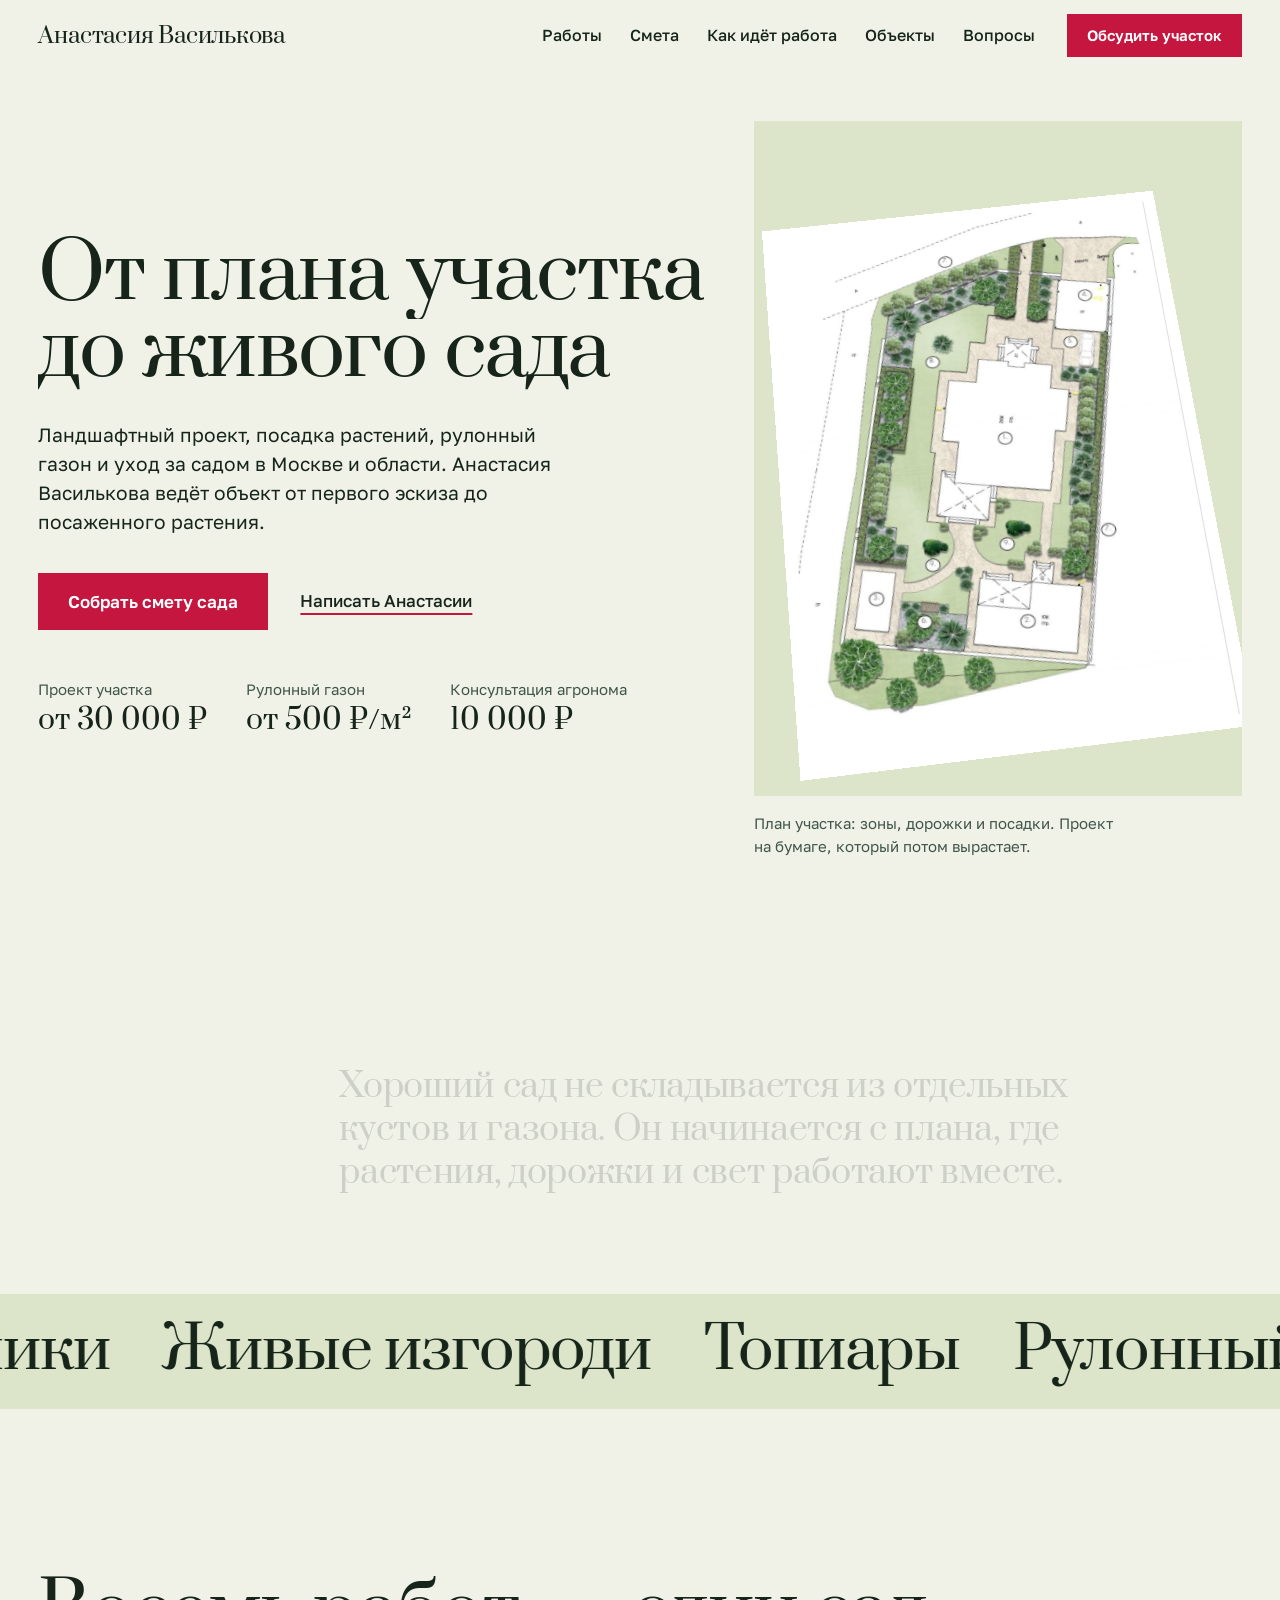
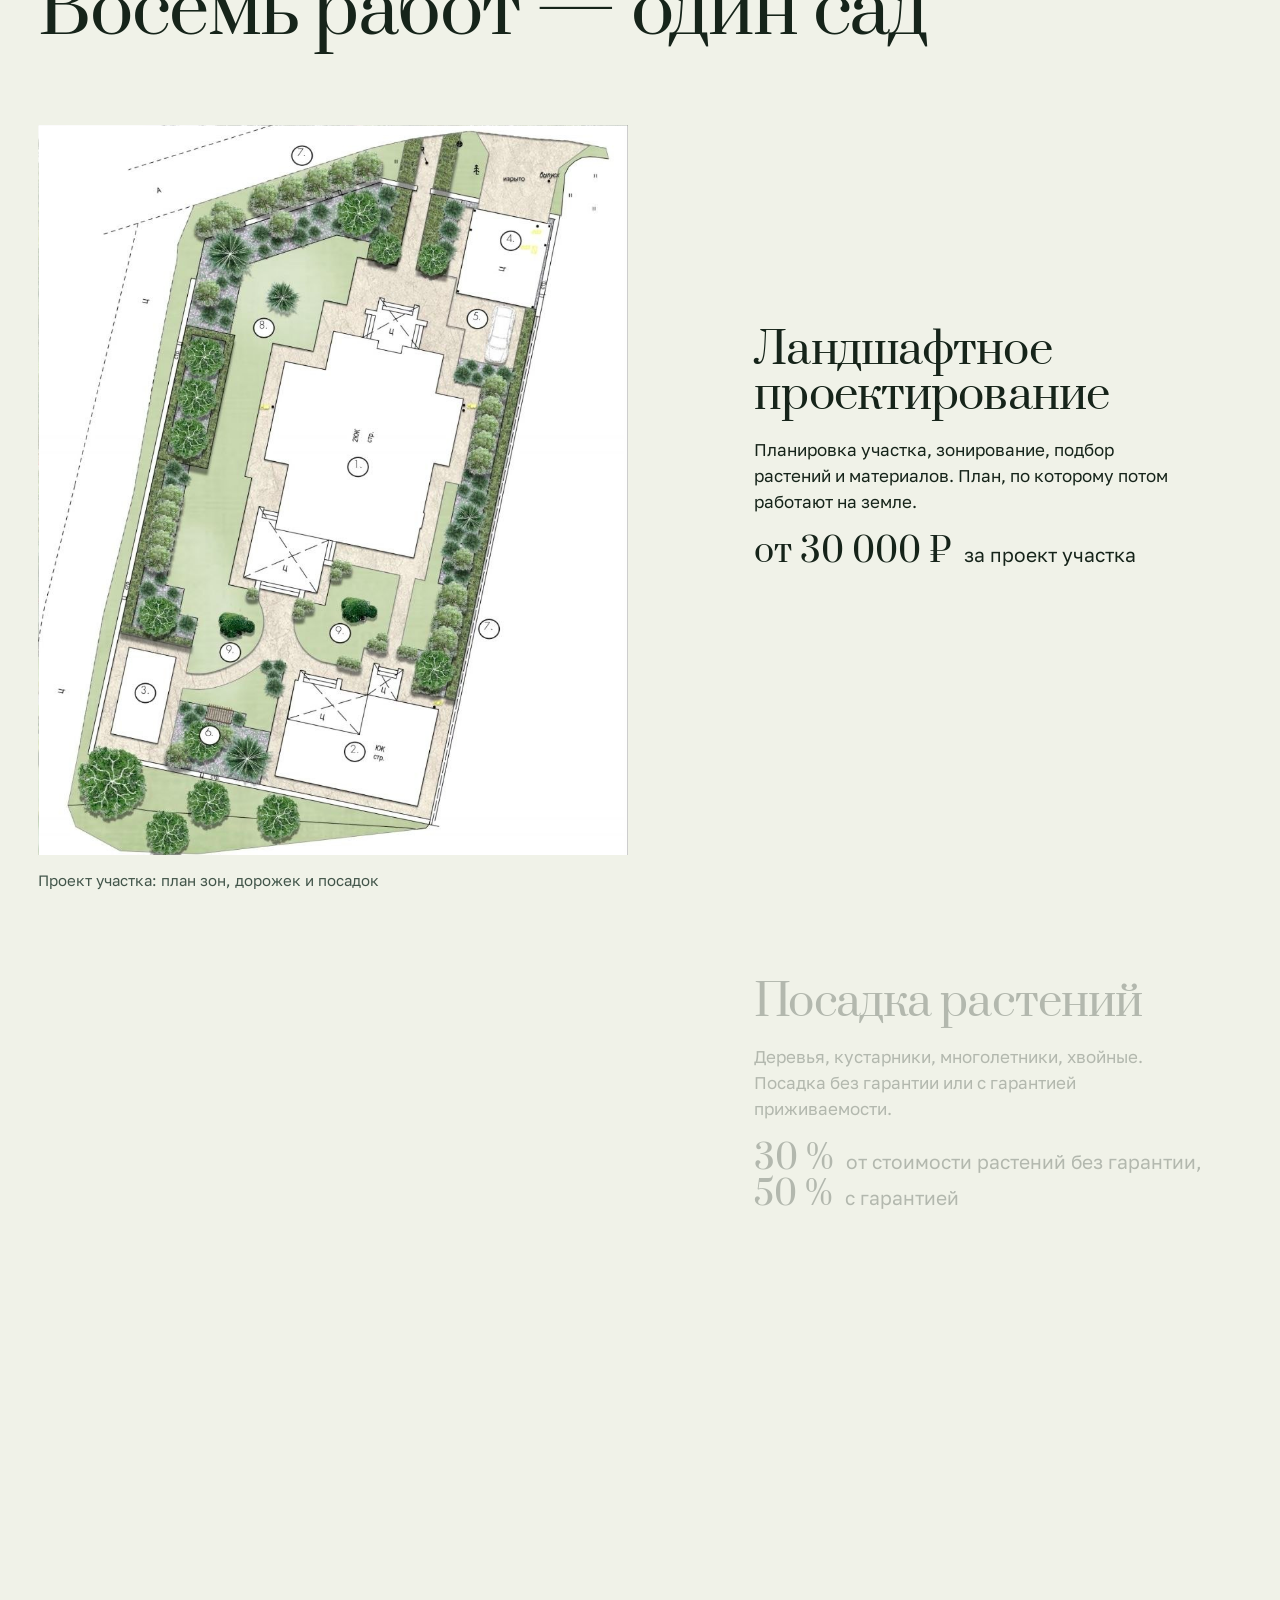
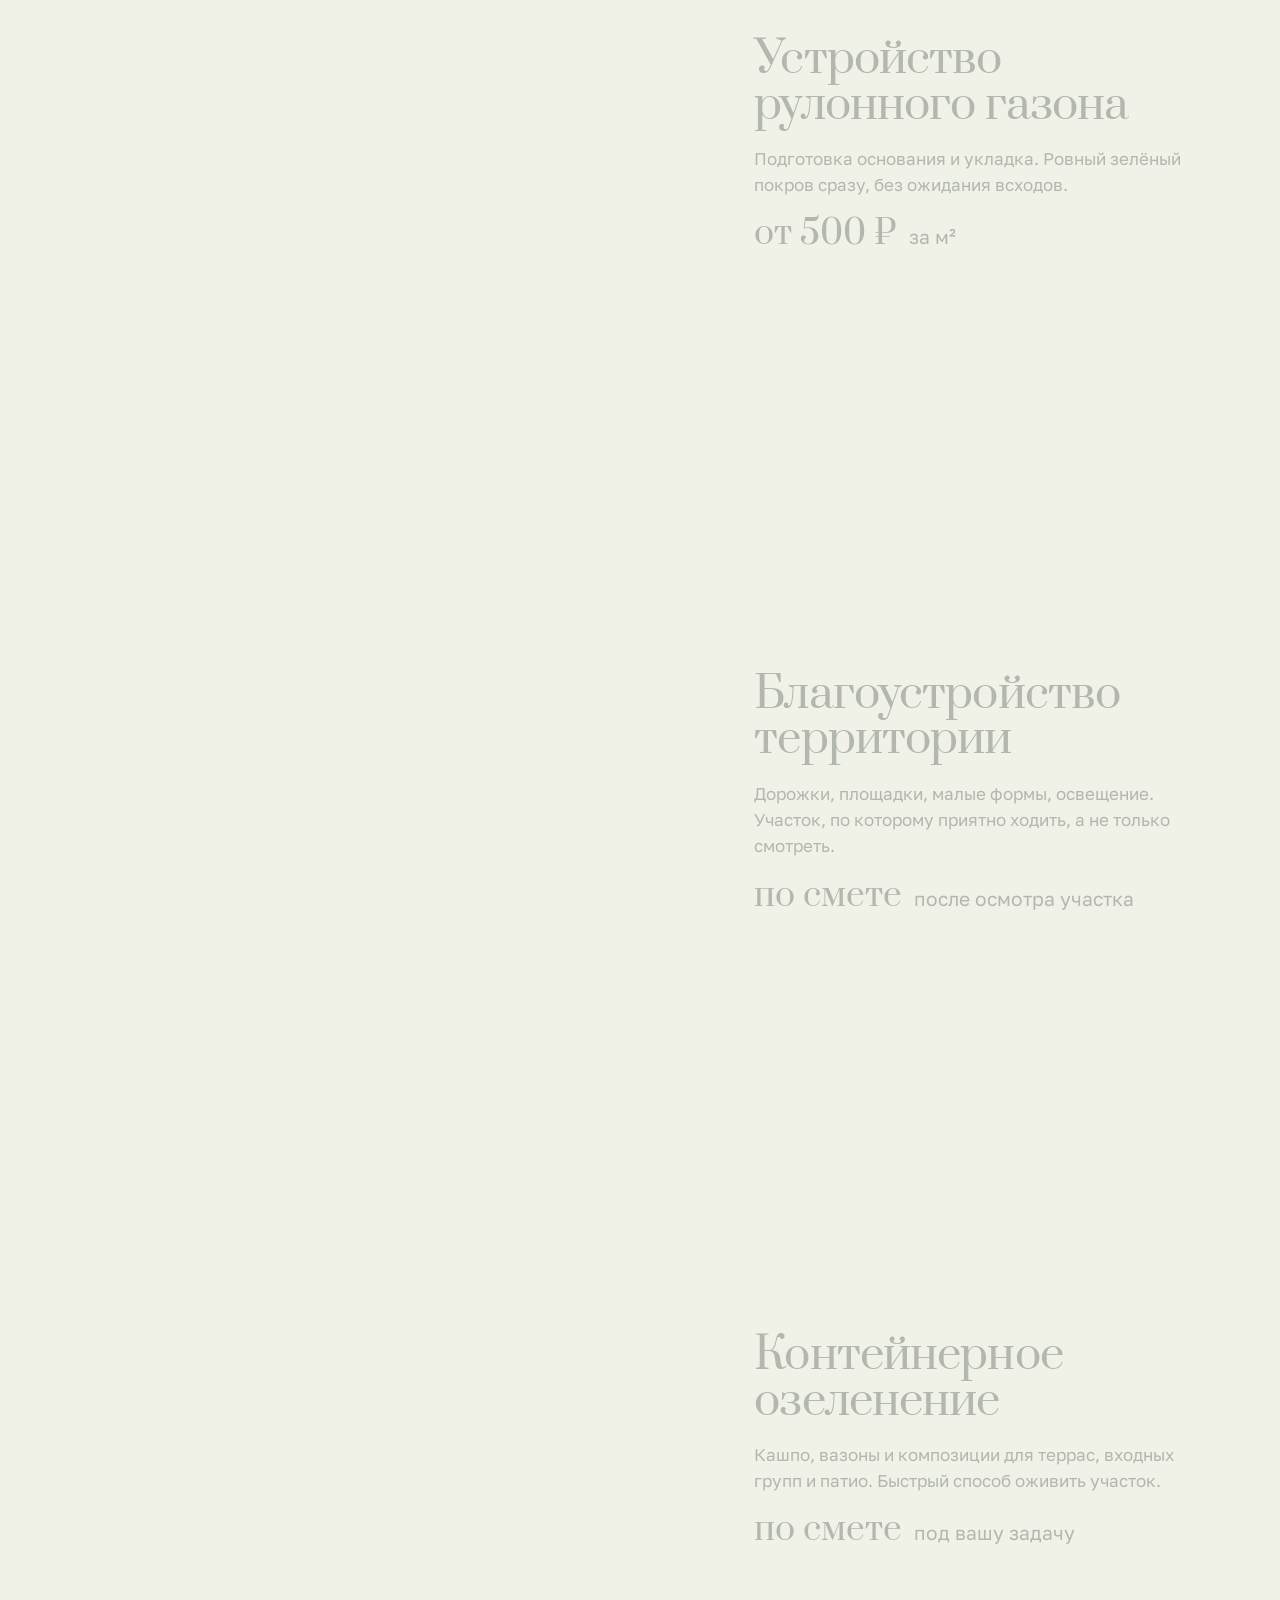
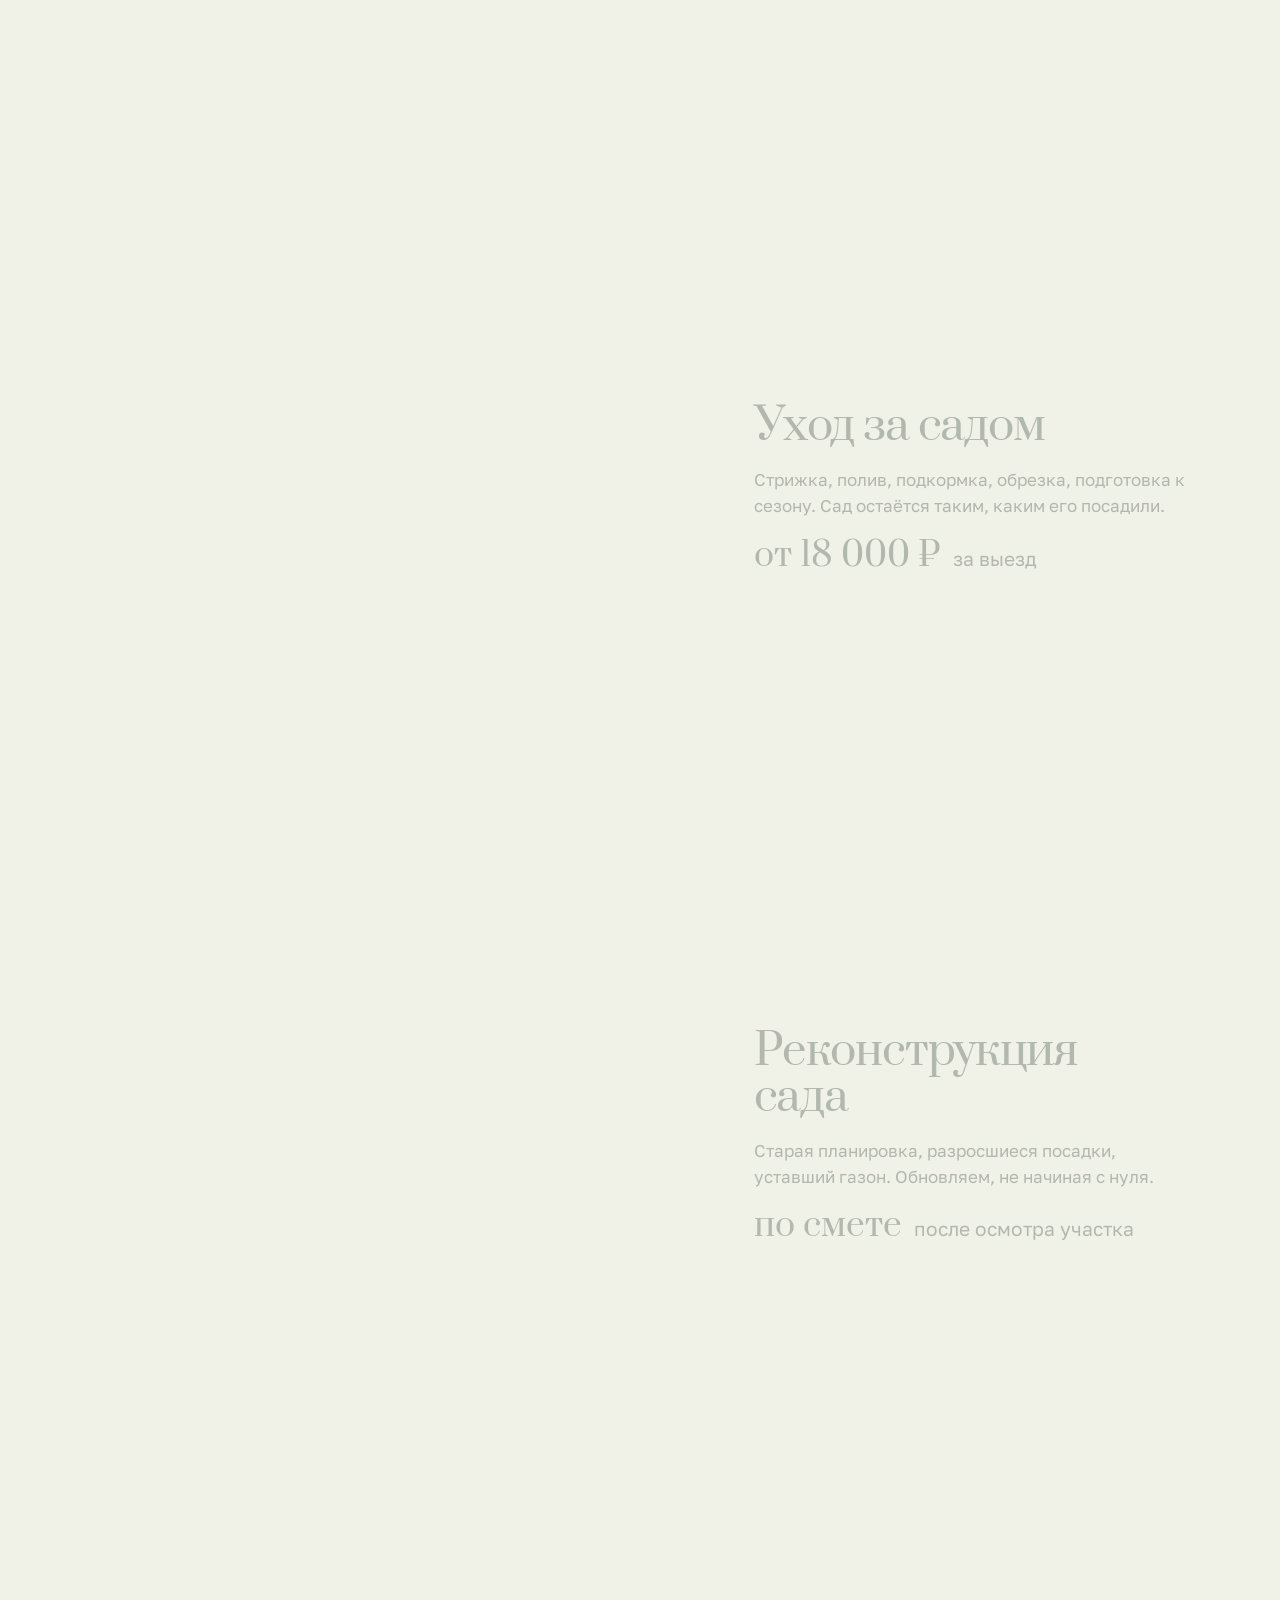
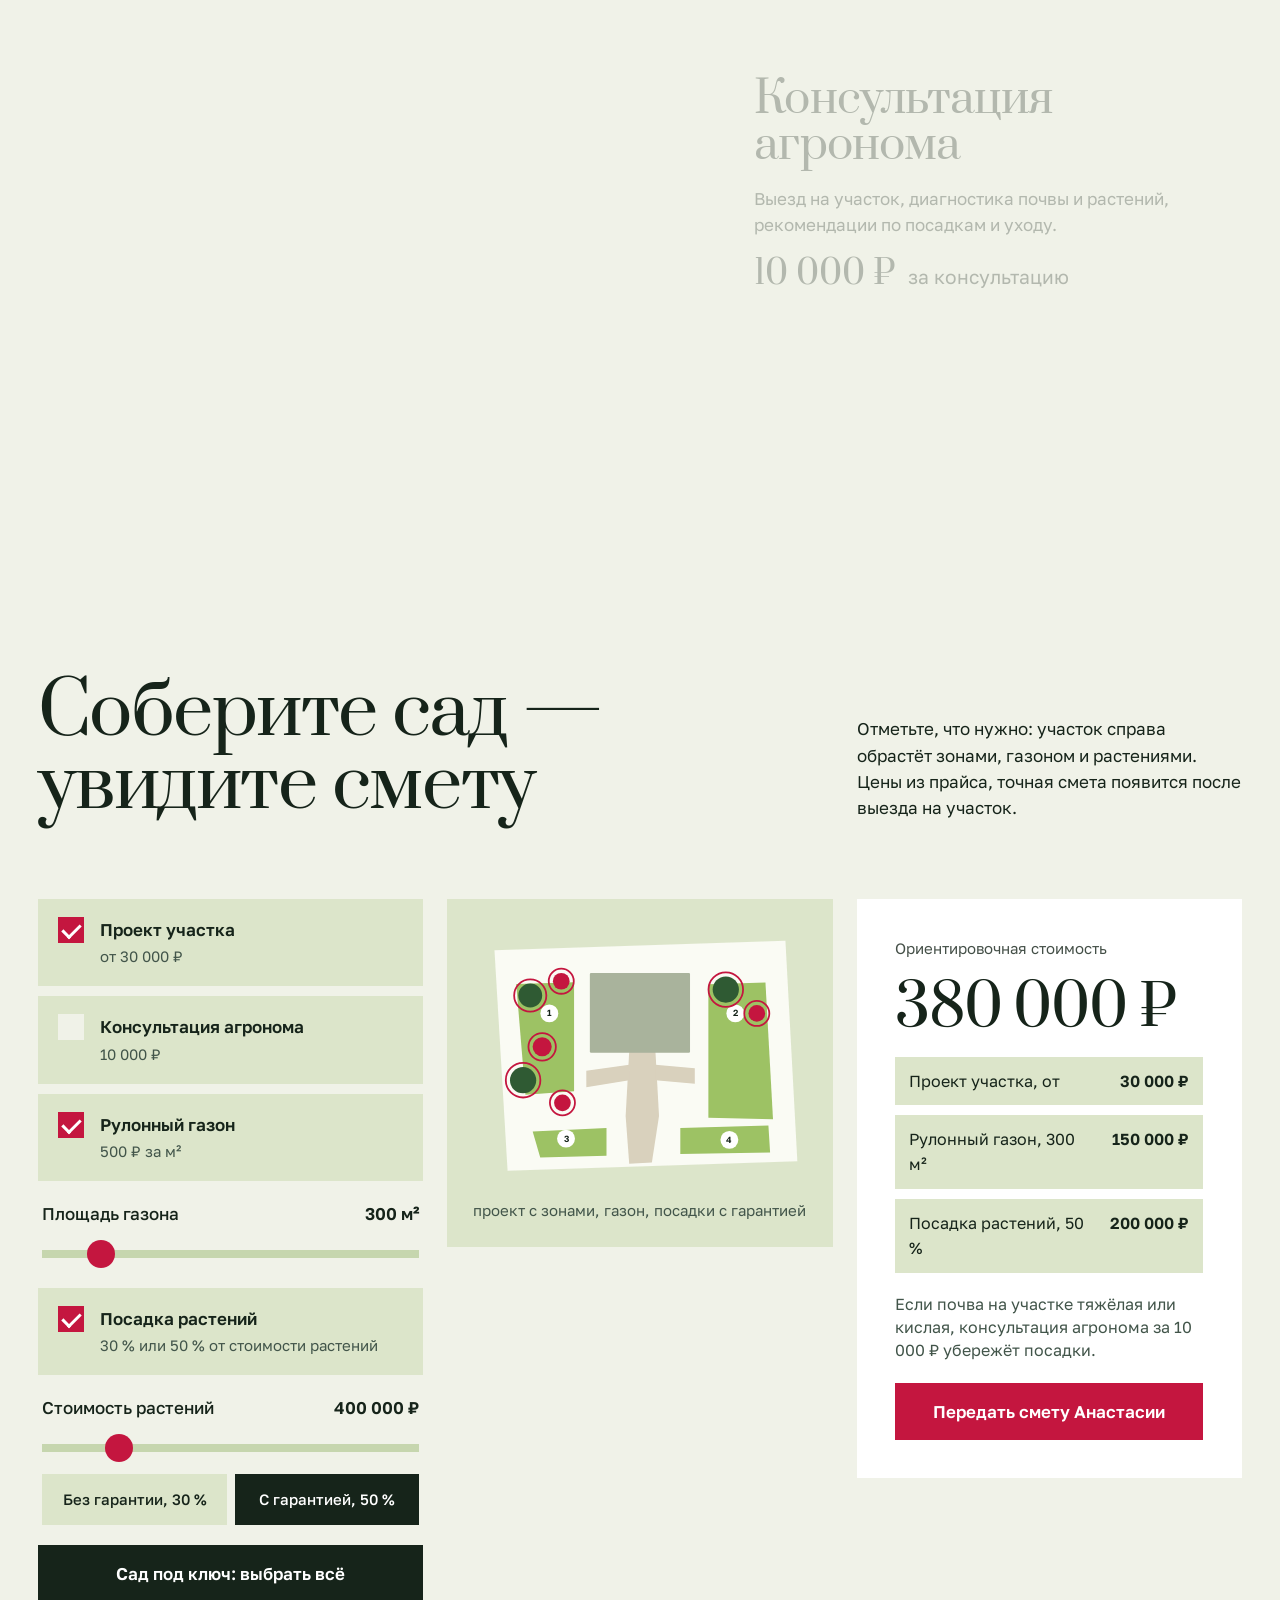
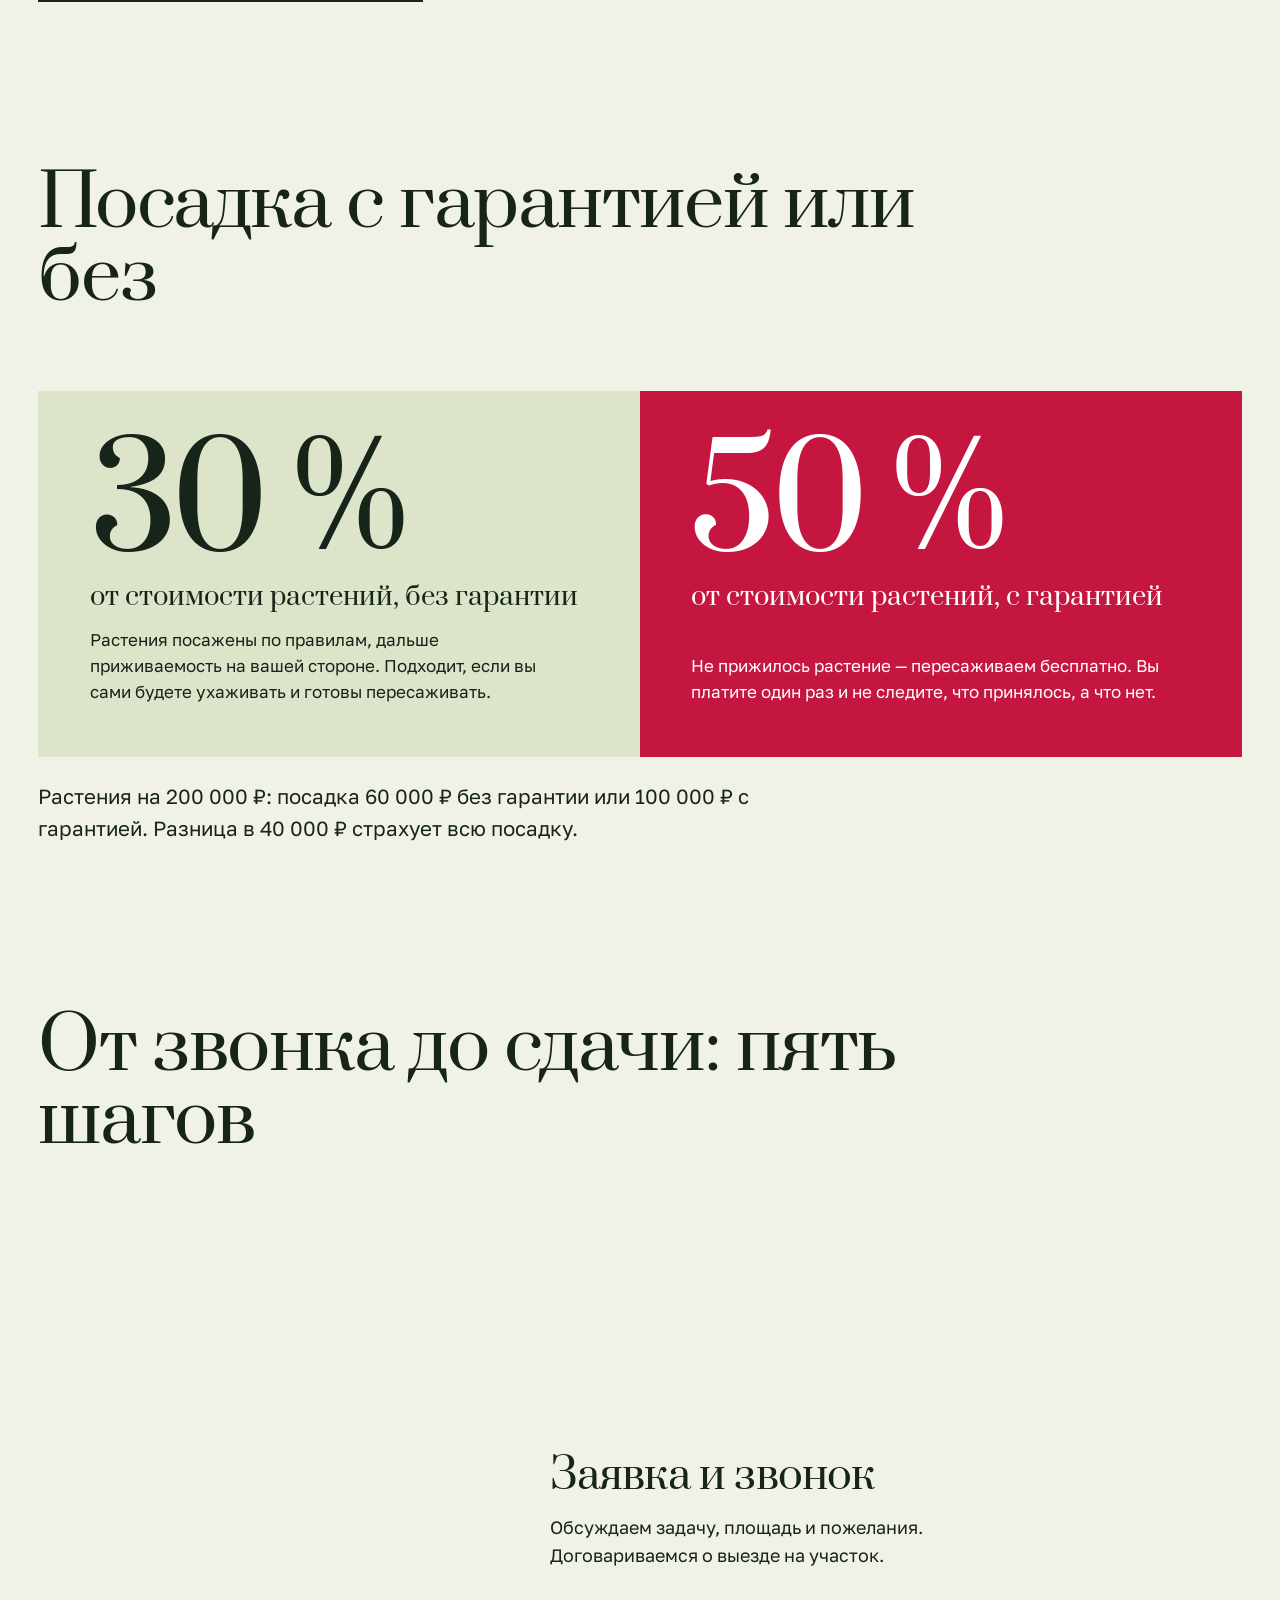
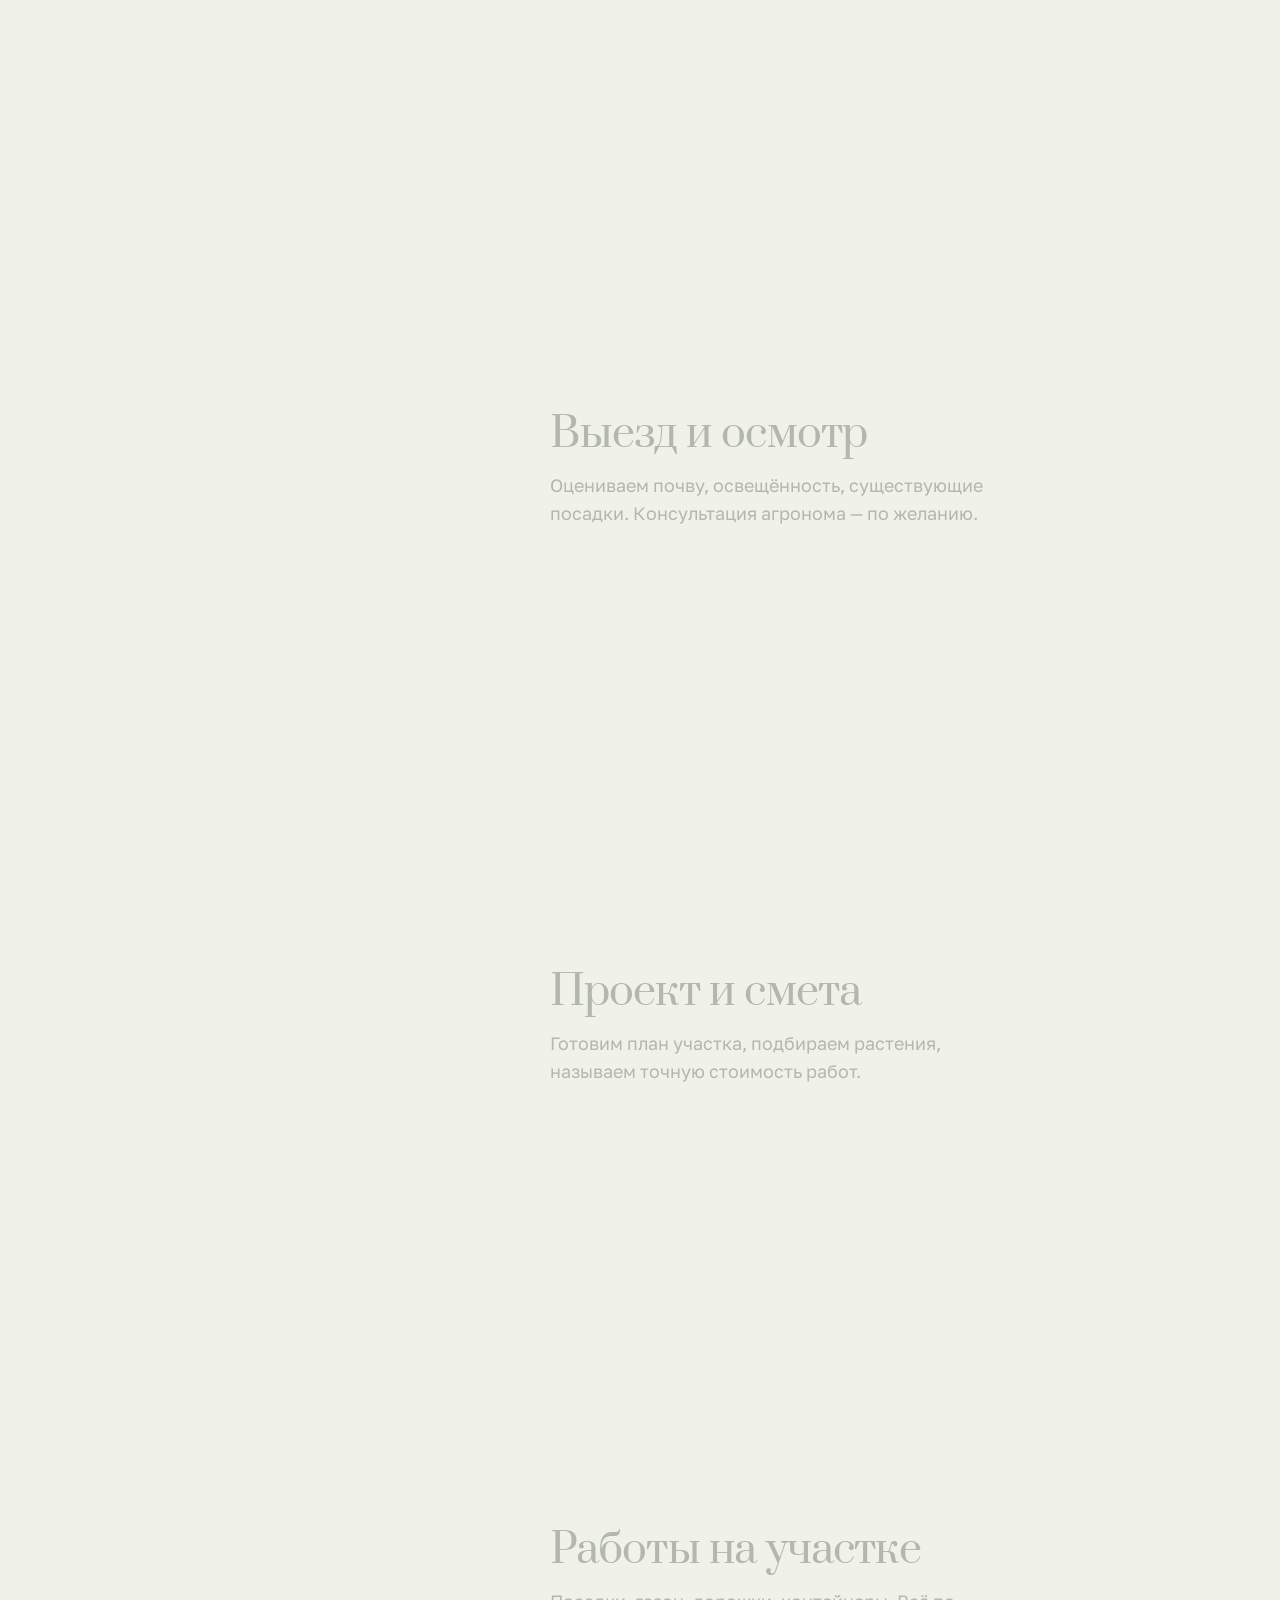
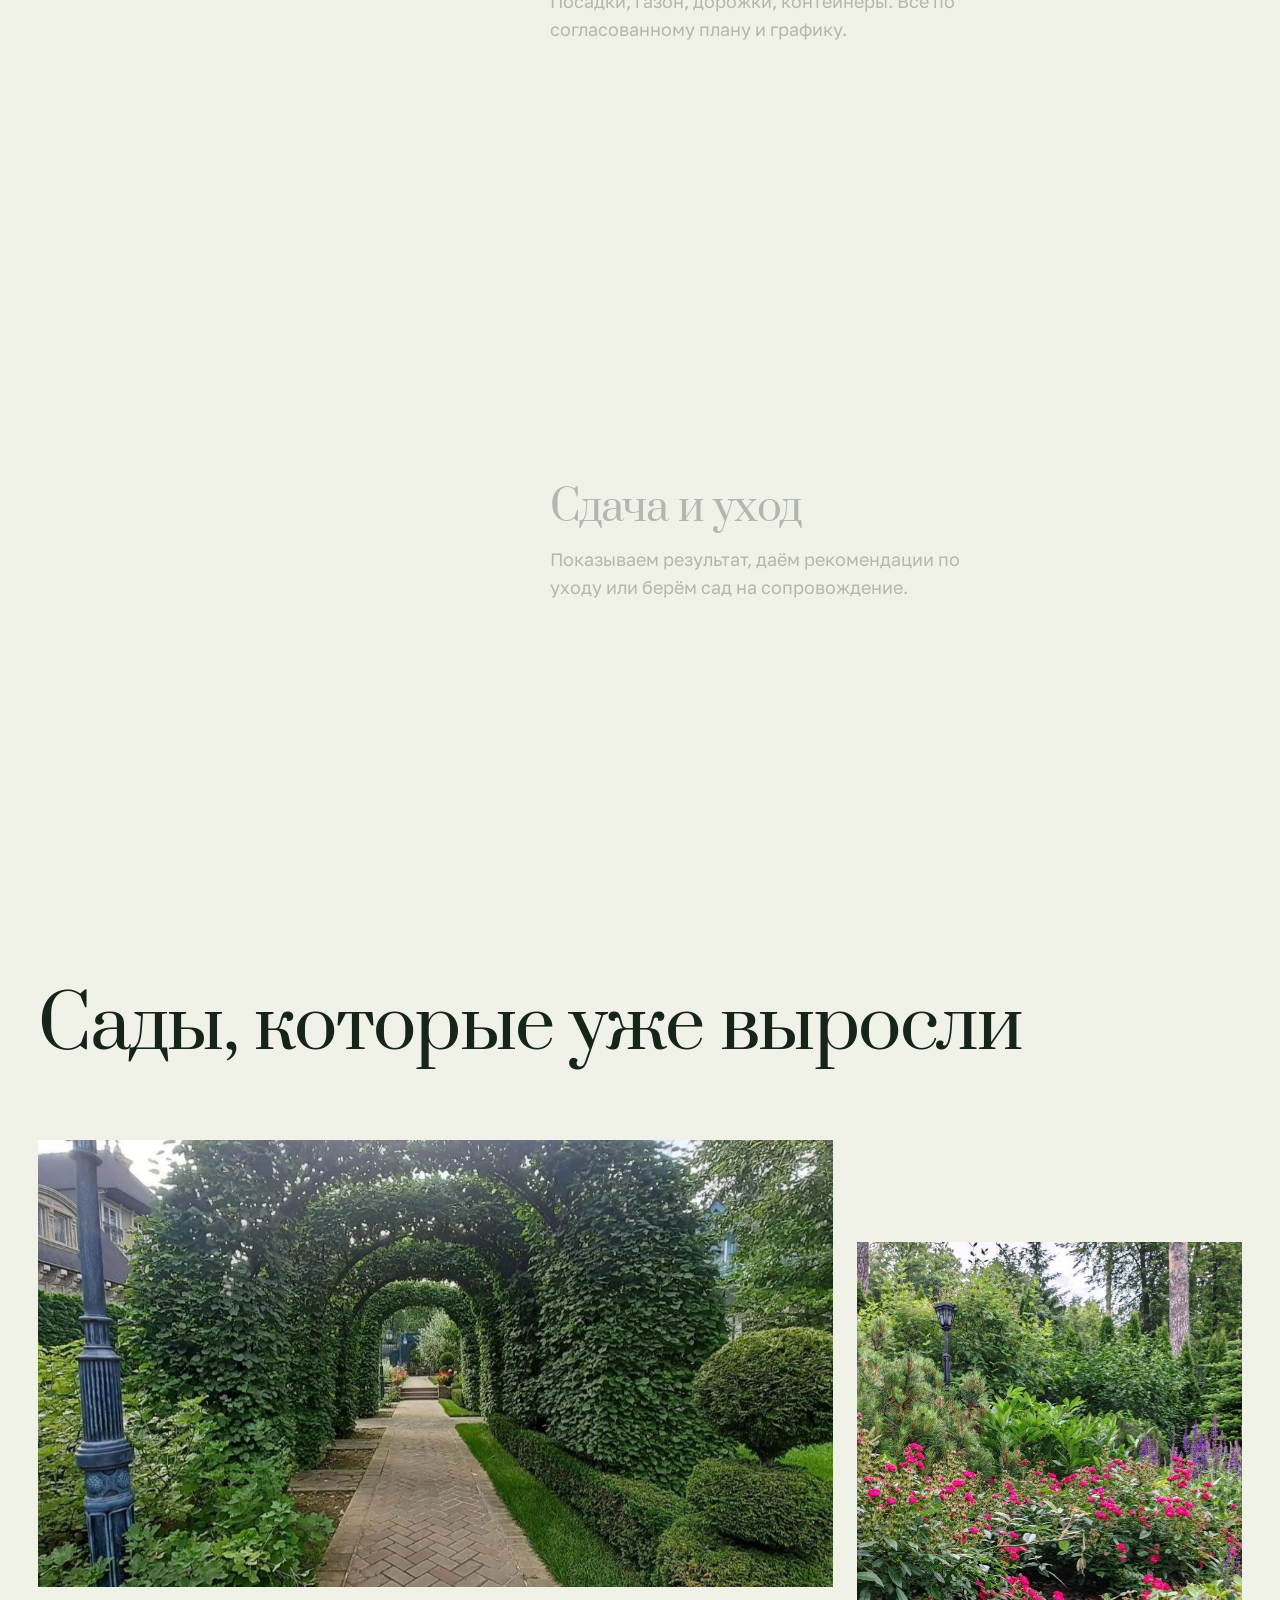
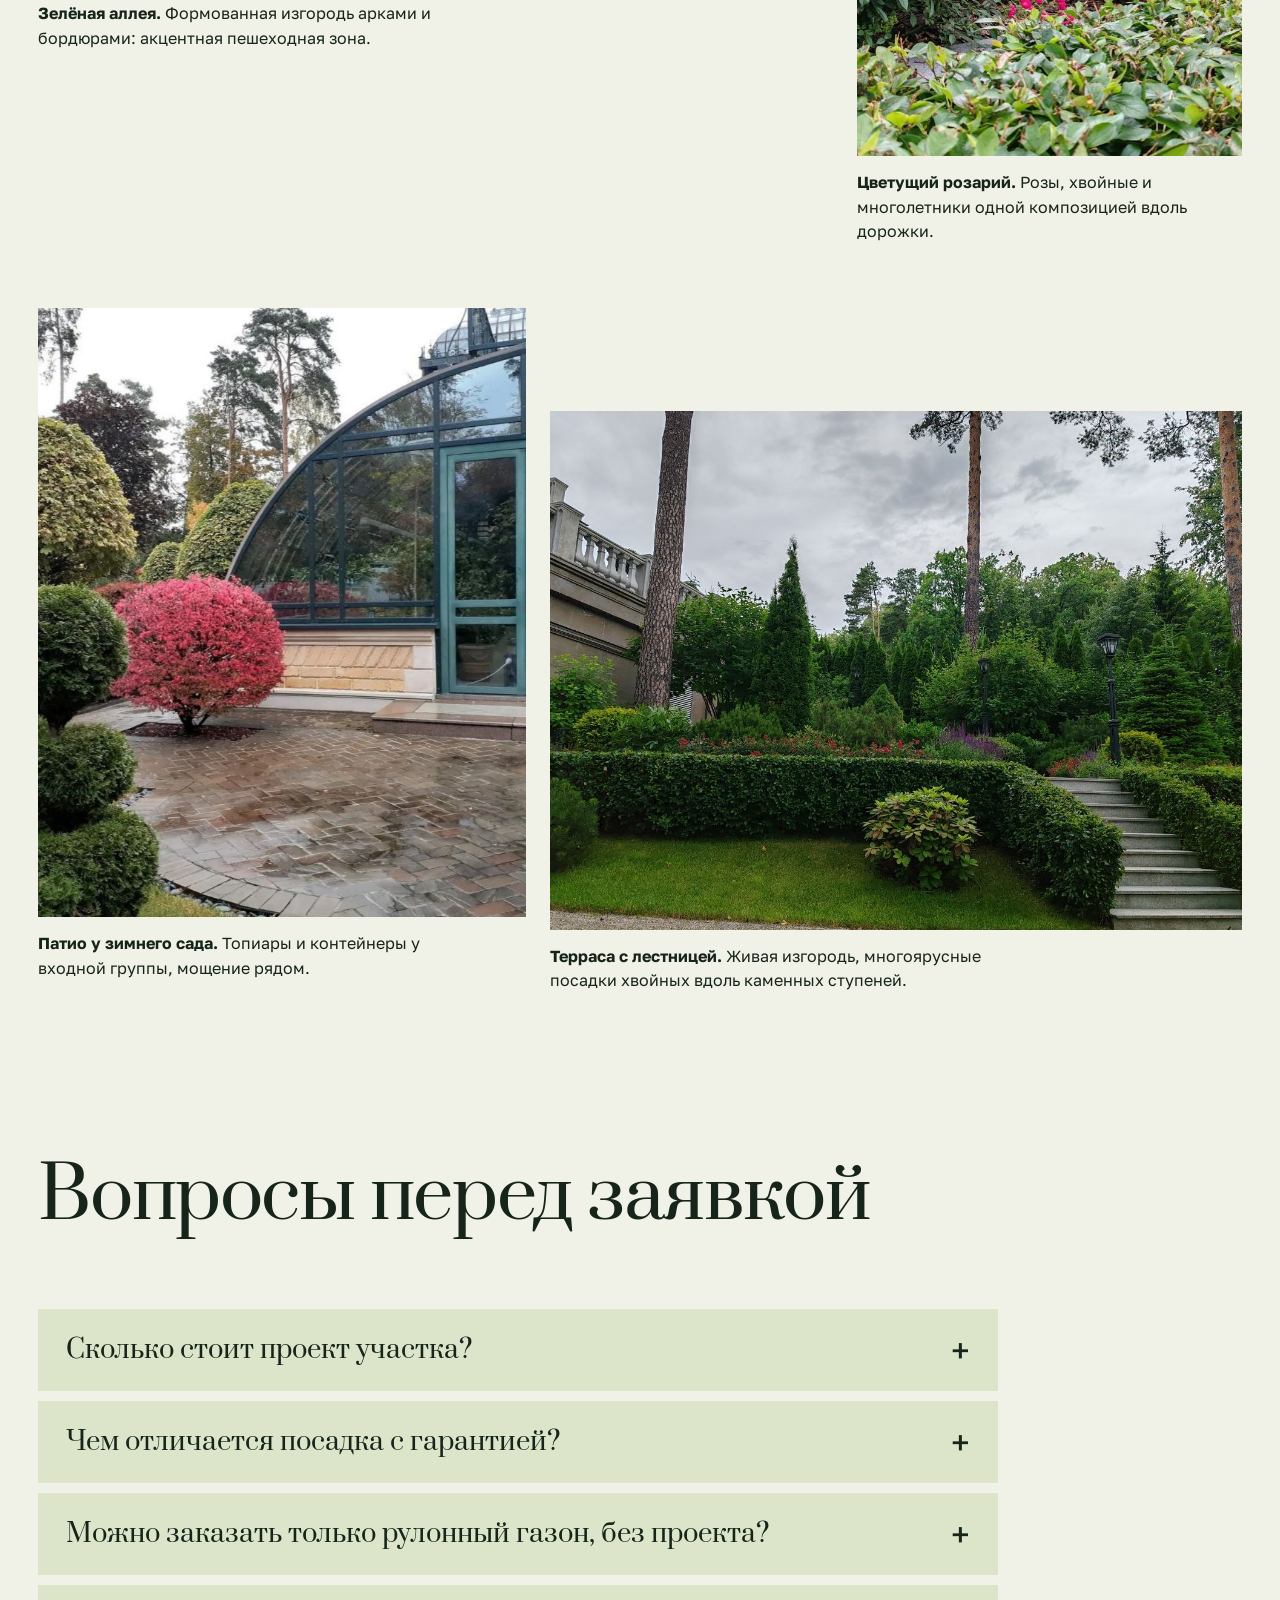
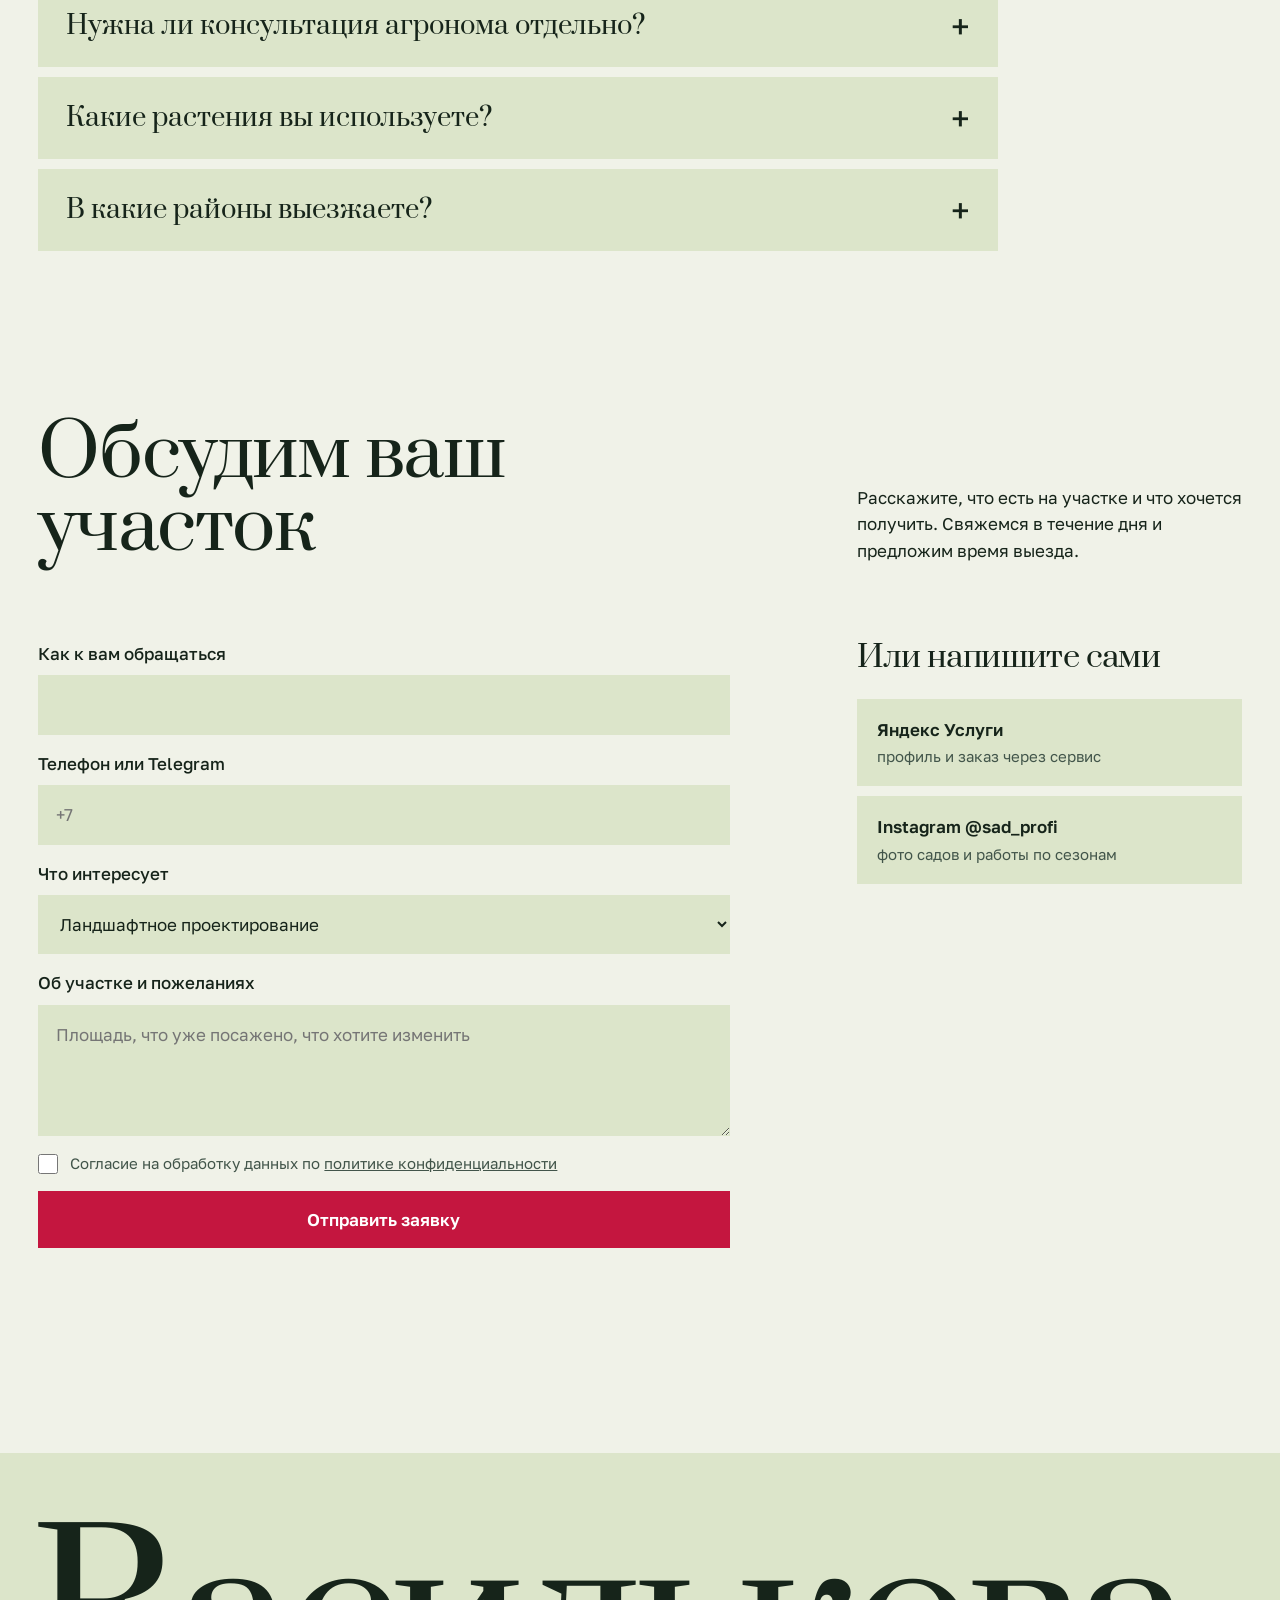
<file: index.html>
<!doctype html>
<html lang="ru">
<head>
<meta charset="utf-8">
<meta name="viewport" content="width=device-width, initial-scale=1">
<title>Ландшафтный дизайн и озеленение в Москве — Анастасия Василькова</title>
<meta name="description" content="Ландшафтное проектирование, посадка растений, рулонный газон, благоустройство и уход за садом в Москве и области. Проект участка от 30 000 ₽, газон от 500 ₽/м². Соберите смету онлайн.">
<meta property="og:title" content="Анастасия Василькова — ландшафтный дизайн и озеленение">
<meta property="og:description" content="От плана участка до живого сада. Проект от 30 000 ₽, рулонный газон от 500 ₽/м², посадка с гарантией приживаемости.">
<meta property="og:type" content="website">
<meta property="og:image" content="images/object-2.jpg">
<meta name="theme-color" content="#F0F2E8">
<script>document.documentElement.classList.add('js')</script>
<link rel="preconnect" href="https://fonts.googleapis.com">
<link rel="preconnect" href="https://fonts.gstatic.com" crossorigin>
<link href="https://fonts.googleapis.com/css2?family=Golos+Text:wght@400;500;600&family=Prata&display=swap" rel="stylesheet">
<link rel="stylesheet" href="styles.css">
</head>
<body>

<header class="header" id="header">
  <div class="header__inner">
    <a class="logo" href="#top" aria-label="Анастасия Василькова, на главную">Анастасия Василькова</a>
    <nav class="nav" id="nav" aria-label="Разделы">
      <a href="#services">Работы</a>
      <a href="#smeta">Смета</a>
      <a href="#process">Как идёт работа</a>
      <a href="#objects">Объекты</a>
      <a href="#faq">Вопросы</a>
    </nav>
    <a class="btn btn--small header__cta" href="#contact"><span>Обсудить участок</span></a>
    <button class="burger" id="burger" aria-label="Меню" aria-expanded="false"><i></i><i></i></button>
  </div>
</header>

<main id="top">

<!-- HERO -->
<section class="hero">
  <div class="hero__text">
    <h1 class="hero__title" data-split>От плана участка до живого сада</h1>
    <p class="hero__lead">Ландшафтный проект, посадка растений, рулонный газон и уход за садом в Москве и области. Анастасия Василькова ведёт объект от первого эскиза до посаженного растения.</p>
    <div class="hero__actions">
      <a class="btn" href="#smeta" data-magnet><span>Собрать смету сада</span></a>
      <a class="textlink" href="#contact">Написать Анастасии</a>
    </div>
    <dl class="hero__facts">
      <div><dt>Проект участка</dt><dd>от 30 000 ₽</dd></div>
      <div><dt>Рулонный газон</dt><dd>от 500 ₽/м²</dd></div>
      <div><dt>Консультация агронома</dt><dd>10 000 ₽</dd></div>
    </dl>
  </div>
  <figure class="hero__sheet" id="sheet">
    <div class="sheet__table">
      <div class="sheet__card" id="sheetCard">
        <img src="images/object-3.jpg" width="902" height="1280" alt="Ландшафтный план частного участка: дом, дорожки, газон, посадки" fetchpriority="high">
      </div>
    </div>
    <figcaption>План участка: зоны, дорожки и посадки. Проект на бумаге, который потом вырастает.</figcaption>
  </figure>
</section>

<!-- MANIFEST -->
<section class="manifest" aria-label="О подходе">
  <p class="manifest__text" id="manifest">Хороший сад не складывается из отдельных кустов и газона. Он начинается с плана, где растения, дорожки и свет работают вместе.</p>
</section>

<!-- MARQUEE -->
<div class="marquee" aria-hidden="true">
  <div class="marquee__track" id="marquee">
    <span>Хвойные</span><span>Розы</span><span>Многолетники</span><span>Живые изгороди</span><span>Топиары</span><span>Рулонный газон</span><span>Кашпо и вазоны</span><span>Дорожки</span>
    <span>Хвойные</span><span>Розы</span><span>Многолетники</span><span>Живые изгороди</span><span>Топиары</span><span>Рулонный газон</span><span>Кашпо и вазоны</span><span>Дорожки</span>
  </div>
</div>

<!-- SERVICES -->
<section class="services" id="services">
  <h2 class="sec__title" data-reveal>Восемь работ — один сад</h2>
  <div class="services__layout">
    <div class="stage" id="stage">
      <div class="stage__frame">
        <img class="stage__img is-on" src="images/object-3.jpg" alt="" style="object-position:50% 40%" data-i="0">
        <img class="stage__img" src="images/object-1.jpg" alt="" style="object-position:35% 50%" data-i="1">
        <img class="stage__img" src="images/object-2.jpg" alt="" style="object-position:30% 70%" data-i="2">
        <img class="stage__img" src="images/object-4.jpg" alt="" style="object-position:50% 50%" data-i="3">
        <img class="stage__img" src="images/object-5.jpg" alt="" style="object-position:70% 55%" data-i="4">
        <img class="stage__img" src="images/object-4.jpg" alt="" style="object-position:12% 40%;transform:scaleX(-1)" data-i="5">
        <img class="stage__img" src="images/object-2.jpg" alt="" style="object-position:85% 35%" data-i="6">
        <img class="stage__img" src="images/object-1.jpg" alt="" style="object-position:88% 55%" data-i="7">
      </div>
      <p class="stage__cap" id="stageCap">Проект участка: план зон, дорожек и посадок</p>
    </div>
    <ol class="svc-list">
      <li class="svc is-active" data-cap="Проект участка: план зон, дорожек и посадок">
        <img class="svc__photo" src="images/object-3.jpg" alt="План участка" loading="lazy" width="902" height="1280">
        <h3>Ландшафтное проектирование</h3>
        <p>Планировка участка, зонирование, подбор растений и материалов. План, по которому потом работают на земле.</p>
        <p class="svc__price"><b>от 30 000 ₽</b> за проект участка</p>
      </li>
      <li class="svc" data-cap="Розы, хвойные и многолетники вдоль дорожки">
        <img class="svc__photo" src="images/object-1.jpg" alt="Розарий с хвойными и шалфеем" loading="lazy" width="1280" height="960">
        <h3>Посадка растений</h3>
        <p>Деревья, кустарники, многолетники, хвойные. Посадка без гарантии или с гарантией приживаемости.</p>
        <p class="svc__price"><b>30 %</b> от стоимости растений без гарантии, <b>50 %</b> с гарантией</p>
      </li>
      <li class="svc" data-cap="Ровный газон на террасе у лестницы">
        <img class="svc__photo" src="images/object-2.jpg" alt="Газон и живая изгородь у каменной лестницы" loading="lazy" width="1280" height="960">
        <h3>Устройство рулонного газона</h3>
        <p>Подготовка основания и укладка. Ровный зелёный покров сразу, без ожидания всходов.</p>
        <p class="svc__price"><b>от 500 ₽</b> за м²</p>
      </li>
      <li class="svc" data-cap="Дорожка, арки живой изгороди и фонари">
        <img class="svc__photo" src="images/object-4.jpg" alt="Аллея из арок живой изгороди с мощёной дорожкой" loading="lazy" width="1280" height="720">
        <h3>Благоустройство территории</h3>
        <p>Дорожки, площадки, малые формы, освещение. Участок, по которому приятно ходить, а не только смотреть.</p>
        <p class="svc__price"><b>по смете</b> после осмотра участка</p>
      </li>
      <li class="svc" data-cap="Патио у зимнего сада: топиары и мощение">
        <img class="svc__photo" src="images/object-5.jpg" alt="Топиары и мощёное патио у зимнего сада" loading="lazy" width="1280" height="960">
        <h3>Контейнерное озеленение</h3>
        <p>Кашпо, вазоны и композиции для террас, входных групп и патио. Быстрый способ оживить участок.</p>
        <p class="svc__price"><b>по смете</b> под вашу задачу</p>
      </li>
      <li class="svc" data-cap="Формованные изгороди, которые держат форму весь сезон">
        <img class="svc__photo" src="images/object-4.jpg" alt="Подстриженная живая изгородь вдоль дорожки" loading="lazy" width="1280" height="720" style="object-position:12% 40%">
        <h3>Уход за садом</h3>
        <p>Стрижка, полив, подкормка, обрезка, подготовка к сезону. Сад остаётся таким, каким его посадили.</p>
        <p class="svc__price"><b>от 18 000 ₽</b> за выезд</p>
      </li>
      <li class="svc" data-cap="Обновлённые посадки и газон у террасы">
        <img class="svc__photo" src="images/object-2.jpg" alt="Реконструированная терраса с посадками" loading="lazy" width="1280" height="960" style="object-position:85% 35%">
        <h3>Реконструкция сада</h3>
        <p>Старая планировка, разросшиеся посадки, уставший газон. Обновляем, не начиная с нуля.</p>
        <p class="svc__price"><b>по смете</b> после осмотра участка</p>
      </li>
      <li class="svc" data-cap="Диагностика растений и почвы на месте">
        <img class="svc__photo" src="images/object-1.jpg" alt="Кустарники и цветы в саду" loading="lazy" width="1280" height="960" style="object-position:88% 55%">
        <h3>Консультация агронома</h3>
        <p>Выезд на участок, диагностика почвы и растений, рекомендации по посадкам и уходу.</p>
        <p class="svc__price"><b>10 000 ₽</b> за консультацию</p>
      </li>
    </ol>
  </div>
</section>

<!-- CALCULATOR -->
<section class="smeta" id="smeta">
  <div class="smeta__head">
    <h2 class="sec__title" data-reveal>Соберите сад — увидите смету</h2>
    <p class="smeta__lead" data-reveal>Отметьте, что нужно: участок справа обрастёт зонами, газоном и растениями. Цены из прайса, точная смета появится после выезда на участок.</p>
  </div>
  <div class="smeta__layout">
    <form class="calc" id="calc" aria-label="Расчёт сметы" onsubmit="return false">
      <fieldset class="opt">
        <legend class="visually-hidden">Что входит в работу</legend>
        <label class="tog"><input type="checkbox" id="oProject" checked><span class="tog__box"></span><span class="tog__t"><b>Проект участка</b><i>от 30 000 ₽</i></span></label>
        <label class="tog"><input type="checkbox" id="oAgro"><span class="tog__box"></span><span class="tog__t"><b>Консультация агронома</b><i>10 000 ₽</i></span></label>
        <label class="tog"><input type="checkbox" id="oLawn" checked><span class="tog__box"></span><span class="tog__t"><b>Рулонный газон</b><i>500 ₽ за м²</i></span></label>
      </fieldset>
      <div class="range" id="rLawnWrap">
        <label for="rLawn">Площадь газона <output id="vLawn">300 м²</output></label>
        <input type="range" id="rLawn" min="50" max="2000" step="50" value="300">
      </div>
      <fieldset class="opt">
        <label class="tog"><input type="checkbox" id="oPlants" checked><span class="tog__box"></span><span class="tog__t"><b>Посадка растений</b><i>30 % или 50 % от стоимости растений</i></span></label>
      </fieldset>
      <div class="range" id="rPlantsWrap">
        <label for="rPlants">Стоимость растений <output id="vPlants">400 000 ₽</output></label>
        <input type="range" id="rPlants" min="50000" max="2000000" step="50000" value="400000">
        <div class="seg" role="radiogroup" aria-label="Гарантия приживаемости">
          <label><input type="radio" name="guard" value="0"><span>Без гарантии, 30 %</span></label>
          <label><input type="radio" name="guard" value="1" checked><span>С гарантией, 50 %</span></label>
        </div>
      </div>
      <button class="btn btn--ghost" type="button" id="oFull"><span>Сад под ключ: выбрать всё</span></button>
    </form>

    <div class="plot" id="plot">
      <svg viewBox="0 0 560 440" role="img" aria-label="Схема участка, которая меняется по мере выбора работ">
        <polygon class="p-lot" points="36,44 524,28 544,398 58,414"/>
        <g class="p-lawn" id="lyLawn">
          <polygon points="52,62 190,58 190,318 74,326 52,62" />
          <polygon points="372,54 508,50 526,376 372,372" />
          <polygon points="74,340 250,332 250,398 92,402" />
          <polygon points="316,334 526,328 530,392 316,396" />
        </g>
        <g class="p-path" id="lyProject">
          <polygon class="p-way" points="262,214 306,214 312,322 300,400 262,402 256,322"/>
          <polygon class="p-way" points="190,246 262,236 262,262 190,274"/>
          <polygon class="p-way" points="306,236 372,242 372,268 306,262"/>
        </g>
        <rect class="p-house" x="196" y="82" width="168" height="134" rx="2"/>
        <g class="p-zones" id="lyZones">
          <circle cx="128" cy="150" r="15"/><text x="128" y="155" text-anchor="middle">1</text>
          <circle cx="440" cy="150" r="15"/><text x="440" y="155" text-anchor="middle">2</text>
          <circle cx="156" cy="360" r="15"/><text x="156" y="365" text-anchor="middle">3</text>
          <circle cx="430" cy="362" r="15"/><text x="430" y="367" text-anchor="middle">4</text>
        </g>
        <g class="p-plants" id="lyPlants"></g>
        <g class="p-guard" id="lyGuard"></g>
        <g class="p-agro" id="lyAgro">
          <circle cx="226" cy="296" r="5"/><circle cx="170" cy="204" r="5"/><circle cx="408" cy="224" r="5"/><circle cx="470" cy="300" r="5"/><circle cx="300" cy="364" r="5"/>
        </g>
      </svg>
      <p class="plot__cap" id="plotCap">Участок до работы</p>
    </div>

    <div class="total" id="total">
      <p class="total__label">Ориентировочная стоимость</p>
      <p class="total__sum"><span id="tSum">0</span> ₽</p>
      <ul class="total__lines" id="tLines"></ul>
      <p class="total__nudge" id="tNudge" role="status"></p>
      <a class="btn btn--wide" href="#contact" id="tGo"><span>Передать смету Анастасии</span></a>
    </div>
  </div>
</section>

<!-- GUARANTEE -->
<section class="guard">
  <h2 class="sec__title" data-reveal>Посадка с гарантией или без</h2>
  <div class="guard__fields">
    <div class="guard__a" data-reveal>
      <p class="guard__pct">30 %</p>
      <p class="guard__t">от стоимости растений, без гарантии</p>
      <p>Растения посажены по правилам, дальше приживаемость на вашей стороне. Подходит, если вы сами будете ухаживать и готовы пересаживать.</p>
    </div>
    <div class="guard__b" data-reveal>
      <p class="guard__pct">50 %</p>
      <p class="guard__t">от стоимости растений, с гарантией</p>
      <p>Не прижилось растение — пересаживаем бесплатно. Вы платите один раз и не следите, что принялось, а что нет.</p>
    </div>
  </div>
  <p class="guard__ex" data-reveal>Растения на 200 000 ₽: посадка 60 000 ₽ без гарантии или 100 000 ₽ с гарантией. Разница в 40 000 ₽ страхует всю посадку.</p>
</section>

<!-- PROCESS -->
<section class="process" id="process">
  <h2 class="sec__title" data-reveal>От звонка до сдачи: пять шагов</h2>
  <div class="process__layout">
    <div class="vine" id="vine" aria-hidden="true">
      <svg viewBox="0 0 420 640">
        <path id="vineStem" d="M210 630 C 190 540 246 480 214 392 S 176 246 212 148 S 232 62 214 18" fill="none" stroke="currentColor" stroke-width="7" stroke-linecap="round"/>
        <g id="vineLeaves"></g>
      </svg>
    </div>
    <ol class="steps" id="steps">
      <li class="step is-active"><h3>Заявка и звонок</h3><p>Обсуждаем задачу, площадь и пожелания. Договариваемся о выезде на участок.</p></li>
      <li class="step"><h3>Выезд и осмотр</h3><p>Оцениваем почву, освещённость, существующие посадки. Консультация агронома — по желанию.</p></li>
      <li class="step"><h3>Проект и смета</h3><p>Готовим план участка, подбираем растения, называем точную стоимость работ.</p></li>
      <li class="step"><h3>Работы на участке</h3><p>Посадки, газон, дорожки, контейнеры. Всё по согласованному плану и графику.</p></li>
      <li class="step"><h3>Сдача и уход</h3><p>Показываем результат, даём рекомендации по уходу или берём сад на сопровождение.</p></li>
    </ol>
  </div>
</section>

<!-- OBJECTS -->
<section class="objects" id="objects">
  <h2 class="sec__title" data-reveal>Сады, которые уже выросли</h2>
  <div class="objects__grid">
    <figure class="obj obj--a" data-reveal><div class="obj__img"><img src="images/object-4.jpg" width="1280" height="720" alt="Аллея из арок живой изгороди с мощёной дорожкой" loading="lazy"></div><figcaption><b>Зелёная аллея.</b> Формованная изгородь арками и бордюрами: акцентная пешеходная зона.</figcaption></figure>
    <figure class="obj obj--b" data-reveal><div class="obj__img"><img src="images/object-1.jpg" width="1280" height="960" alt="Цветущий розарий с хвойными" loading="lazy"></div><figcaption><b>Цветущий розарий.</b> Розы, хвойные и многолетники одной композицией вдоль дорожки.</figcaption></figure>
    <figure class="obj obj--c" data-reveal><div class="obj__img"><img src="images/object-5.jpg" width="1280" height="960" alt="Патио у зимнего сада с топиарами" loading="lazy"></div><figcaption><b>Патио у зимнего сада.</b> Топиары и контейнеры у входной группы, мощение рядом.</figcaption></figure>
    <figure class="obj obj--d" data-reveal><div class="obj__img"><img src="images/object-2.jpg" width="1280" height="960" alt="Терраса с каменной лестницей и живой изгородью" loading="lazy"></div><figcaption><b>Терраса с лестницей.</b> Живая изгородь, многоярусные посадки хвойных вдоль каменных ступеней.</figcaption></figure>
  </div>
</section>

<!-- FAQ -->
<section class="faq" id="faq">
  <h2 class="sec__title" data-reveal>Вопросы перед заявкой</h2>
  <div class="faq__list" data-reveal>
    <details>
      <summary>Сколько стоит проект участка?</summary>
      <p>От 30 000 ₽. Итог зависит от площади и сложности планировки. Точную сумму называем после осмотра участка.</p>
    </details>
    <details>
      <summary>Чем отличается посадка с гарантией?</summary>
      <p>Без гарантии посадка стоит 30 % от цены растений, и приживаемость на вашей стороне. С гарантией — 50 %, и не прижившееся растение пересаживаем бесплатно.</p>
    </details>
    <details>
      <summary>Можно заказать только рулонный газон, без проекта?</summary>
      <p>Да. Устройство рулонного газона — отдельная услуга от 500 ₽ за м², в неё входят подготовка основания и укладка.</p>
    </details>
    <details>
      <summary>Нужна ли консультация агронома отдельно?</summary>
      <p>Если сад уже есть и растения болеют или не растут, достаточно консультации за 10 000 ₽: диагностика почвы и растений на месте и рекомендации. Полный проект для этого не нужен.</p>
    </details>
    <details>
      <summary>Какие растения вы используете?</summary>
      <p>Подбираем под конкретный участок: климат, освещённость, тип почвы. Работаем и с посадочным материалом, который вы уже купили, и с закупкой.</p>
    </details>
    <details>
      <summary>В какие районы выезжаете?</summary>
      <p>Москва и Московская область.</p>
    </details>
  </div>
</section>

<!-- CONTACT -->
<section class="contact" id="contact">
  <div class="contact__head">
    <h2 class="sec__title" data-reveal>Обсудим ваш участок</h2>
    <p class="contact__lead" data-reveal>Расскажите, что есть на участке и что хочется получить. Свяжемся в течение дня и предложим время выезда.</p>
  </div>
  <div class="contact__layout">
    <form class="form" id="leadForm" data-reveal novalidate>
      <input type="text" name="_gotcha" style="display:none" tabindex="-1" autocomplete="off">
      <label class="field"><span>Как к вам обращаться</span><input type="text" name="name" autocomplete="given-name" required></label>
      <label class="field"><span>Телефон или Telegram</span><input type="tel" name="phone" autocomplete="tel" inputmode="tel" placeholder="+7" required></label>
      <label class="field"><span>Что интересует</span>
        <select name="service" id="svcSelect">
          <option>Ландшафтное проектирование</option>
          <option>Посадка растений</option>
          <option>Рулонный газон</option>
          <option>Благоустройство территории</option>
          <option>Контейнерное озеленение</option>
          <option>Уход за садом</option>
          <option>Реконструкция сада</option>
          <option>Консультация агронома</option>
          <option>Пока не знаю, нужен совет</option>
        </select>
      </label>
      <label class="field"><span>Об участке и пожеланиях</span><textarea name="comment" id="comment" rows="4" placeholder="Площадь, что уже посажено, что хотите изменить"></textarea></label>
      <label class="check"><input type="checkbox" name="consent" required><span>Согласие на обработку данных по <a href="privacy.html">политике конфиденциальности</a></span></label>
      <button class="btn btn--wide" type="submit"><span>Отправить заявку</span></button>
      <p class="form__note" id="formNote" role="status"></p>
    </form>
    <div class="contact__links" data-reveal>
      <h3>Или напишите сами</h3>
      <ul class="links">
        <li><a href="https://uslugi.yandex.ru/profile/AnastasiyaVasilkova-121337" target="_blank" rel="noopener"><b>Яндекс Услуги</b><span>профиль и заказ через сервис</span></a></li>
        <li><a href="https://www.instagram.com/sad_profi" target="_blank" rel="noopener"><b>Instagram @sad_profi</b><span>фото садов и работы по сезонам</span></a></li>
      </ul>
    </div>
  </div>
</section>

</main>

<footer class="footer">
  <p class="footer__name" aria-hidden="true">Василькова</p>
  <div class="footer__row">
    <p>Анастасия Василькова. Ландшафтный дизайн и озеленение, Москва и область.</p>
    <p><a href="privacy.html">Политика конфиденциальности</a> · © <span id="year"></span></p>
  </div>
</footer>

<script src="script.js"></script>
</body>
</html>
</file>
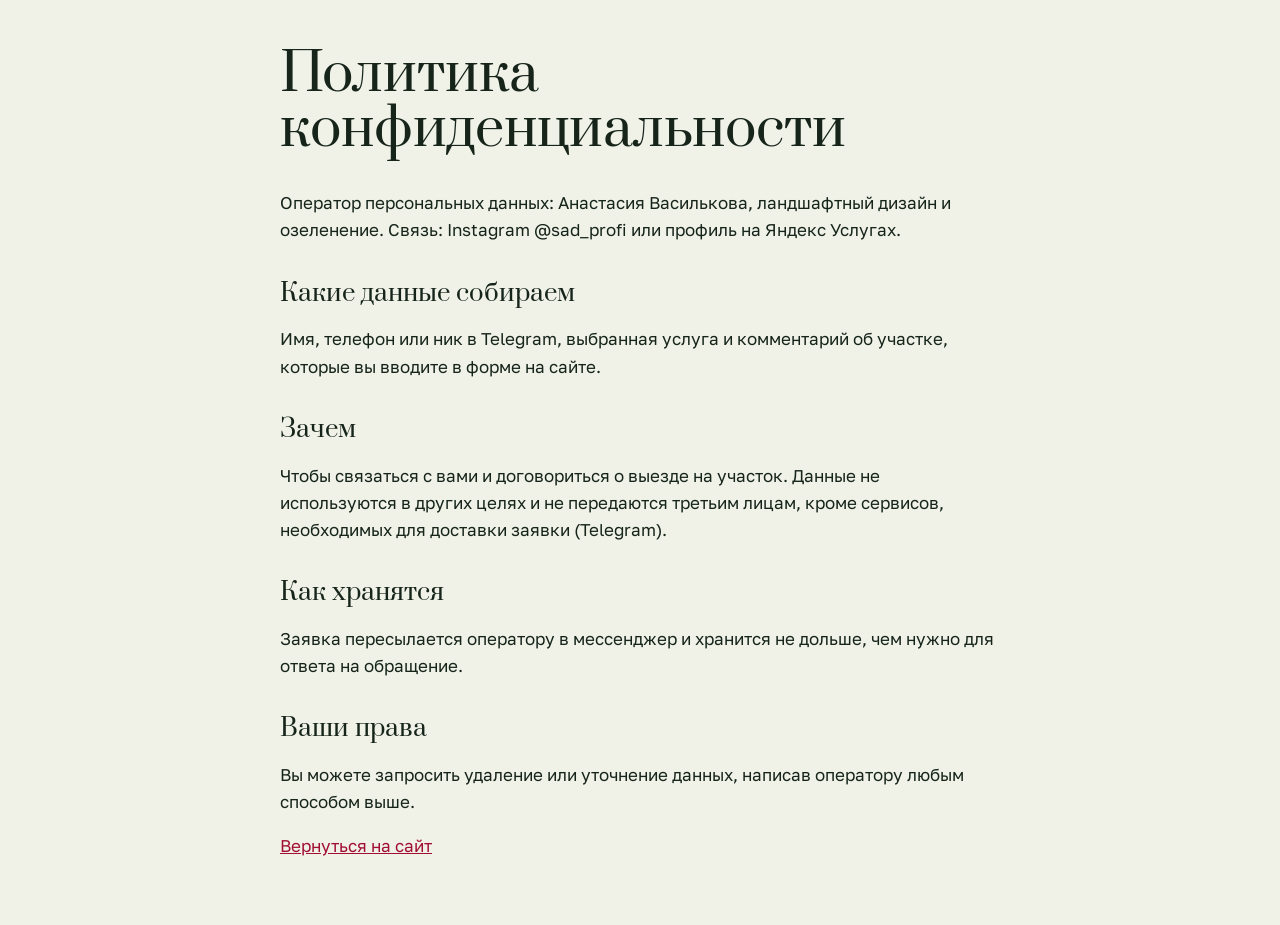
<file: privacy.html>
<!doctype html>
<html lang="ru">
<head>
<meta charset="utf-8">
<meta name="viewport" content="width=device-width, initial-scale=1">
<title>Политика конфиденциальности — Анастасия Василькова</title>
<meta name="robots" content="noindex">
<link href="https://fonts.googleapis.com/css2?family=Golos+Text:wght@400;500&family=Prata&display=swap" rel="stylesheet">
<style>
body{margin:0;background:#F0F2E8;color:#16241A;font:17px/1.6 'Golos Text',system-ui,sans-serif;padding:48px 16px}
main{max-width:720px;margin:0 auto}
h1{font:400 clamp(32px,5vw,52px)/1.05 'Prata',Georgia,serif;margin:0 0 32px}
h2{font:400 24px/1.2 'Prata',Georgia,serif;margin:36px 0 10px}
a{color:#A10F32}
</style>
</head>
<body>
<main>
<h1>Политика конфиденциальности</h1>
<p>Оператор персональных данных: Анастасия Василькова, ландшафтный дизайн и озеленение. Связь: Instagram @sad_profi или профиль на Яндекс Услугах.</p>
<h2>Какие данные собираем</h2>
<p>Имя, телефон или ник в Telegram, выбранная услуга и комментарий об участке, которые вы вводите в форме на сайте.</p>
<h2>Зачем</h2>
<p>Чтобы связаться с вами и договориться о выезде на участок. Данные не используются в других целях и не передаются третьим лицам, кроме сервисов, необходимых для доставки заявки (Telegram).</p>
<h2>Как хранятся</h2>
<p>Заявка пересылается оператору в мессенджер и хранится не дольше, чем нужно для ответа на обращение.</p>
<h2>Ваши права</h2>
<p>Вы можете запросить удаление или уточнение данных, написав оператору любым способом выше.</p>
<p><a href="index.html">Вернуться на сайт</a></p>
</main>
</body>
</html>
</file>
<file: styles.css>
:root{
  --ground:#F0F2E8;
  --ink:#16241A;
  --muted:#42554A;
  --sage:#DCE5CA;
  --sage-2:#C6D6AE;
  --leaf:#4E7A3A;
  --lawn:#9DC264;
  --rose:#C4163F;
  --rose-d:#A10F32;
  --m:clamp(16px,3vw,40px);
  --gap:clamp(96px,13vw,200px);
  --ease:cubic-bezier(.2,.8,.2,1);
  --f-display:'Prata',Georgia,serif;
  --f-text:'Golos Text',system-ui,sans-serif;
}
*{box-sizing:border-box;margin:0}
html{scroll-behavior:auto;-webkit-text-size-adjust:100%}
body{background:var(--ground);color:var(--ink);font:400 17px/1.55 var(--f-text);overflow-x:hidden}
img{display:block;max-width:100%}
a{color:inherit}
ol,ul{list-style:none;padding:0}
:focus-visible{outline:3px solid var(--rose);outline-offset:3px}
::selection{background:var(--sage-2)}
.visually-hidden{position:absolute;width:1px;height:1px;overflow:hidden;clip:rect(0 0 0 0);white-space:nowrap}

/* ---------- type ---------- */
h1,h2,h3{font-family:var(--f-display);font-weight:400;letter-spacing:-.02em}
.sec__title{font-size:clamp(32px,5.6vw,84px);line-height:1.02;max-width:20ch}

/* ---------- buttons ---------- */
.btn{display:inline-flex;align-items:center;justify-content:center;background:var(--rose);color:#fff;font:600 17px/1 var(--f-text);padding:20px 30px;text-decoration:none;border:0;cursor:pointer;transition:transform .3s var(--ease),background .25s;will-change:transform}
.btn:hover{background:var(--rose-d)}
.btn:active{transform:scale(.97)!important}
.btn--small{padding:14px 20px;font-size:15px}
.btn--wide{width:100%}
.btn--ghost{background:var(--ink)}
.btn--ghost:hover{background:#0b150f}
.textlink{font-weight:500;text-decoration:underline;text-decoration-thickness:2px;text-underline-offset:6px;text-decoration-color:var(--rose);transition:text-underline-offset .3s var(--ease)}
.textlink:hover{text-underline-offset:10px}

/* ---------- header ---------- */
.header{position:fixed;inset:0 0 auto 0;z-index:50;transition:background .3s}
.header.scrolled{background:var(--ground)}
.header__inner{display:flex;align-items:center;gap:32px;padding:14px var(--m)}
.logo{font:400 22px/1 var(--f-display);text-decoration:none;margin-right:auto;letter-spacing:-.01em}
.nav{display:flex;gap:28px}
.nav a{text-decoration:none;font-weight:500;font-size:16px;padding:6px 0;transition:color .2s}
.nav a:hover{color:var(--rose)}
.burger{display:none;width:44px;height:44px;background:none;border:0;cursor:pointer;position:relative}
.burger i{position:absolute;left:10px;right:10px;height:2px;background:var(--ink);transition:transform .3s var(--ease)}
.burger i:first-child{top:18px}.burger i:last-child{top:25px}
.burger.is-open i:first-child{transform:translateY(3.5px) rotate(45deg)}
.burger.is-open i:last-child{transform:translateY(-3.5px) rotate(-45deg)}

/* ---------- hero ---------- */
.hero{display:grid;grid-template-columns:repeat(12,1fr);column-gap:24px;padding:120px var(--m) 0;min-height:100svh;align-items:center}
.hero__text{grid-column:1 / span 7;padding-bottom:48px}
.hero__title{font-size:clamp(38px,6.1vw,96px);line-height:.98}
.hero__title .w{display:inline-block;overflow:hidden;vertical-align:top;padding-bottom:.08em;margin-bottom:-.08em}
.hero__title .w>span{display:inline-block;transform:translateY(105%);animation:rise 1.1s var(--ease) forwards;animation-delay:calc(var(--i)*90ms + 150ms)}
@keyframes rise{to{transform:none}}
.hero__lead{font-size:clamp(18px,1.5vw,22px);line-height:1.5;max-width:46ch;margin-top:32px}
.js .hero__lead,.js .hero__actions,.js .hero__facts{opacity:0;animation:fadeup .9s var(--ease) forwards}
.js .hero__lead{animation-delay:.75s}
.js .hero__actions{animation-delay:.9s}
.js .hero__facts{animation-delay:1.05s}
@keyframes fadeup{from{opacity:0;transform:translateY(18px)}to{opacity:1;transform:none}}
.hero__actions{display:flex;align-items:center;gap:32px;flex-wrap:wrap;margin-top:36px}
.hero__facts{display:flex;gap:clamp(20px,3vw,48px);flex-wrap:wrap;margin-top:48px}
.hero__facts dt{font-size:15px;color:var(--muted)}
.hero__facts dd{font:400 clamp(22px,2.2vw,32px)/1.1 var(--f-display);margin-top:4px}
.hero__sheet{grid-column:8 / span 5;align-self:stretch;display:flex;flex-direction:column;justify-content:center;gap:16px;padding-bottom:40px}
.sheet__table{background:var(--sage);perspective:1500px;padding:clamp(24px,4vw,56px) clamp(20px,3vw,48px);overflow:hidden}
.sheet__card{background:#fff;padding:12px;transform-origin:50% 60%;will-change:transform;transform:rotateX(78deg) rotateZ(-18deg)}
.sheet__card img{width:100%;height:auto}
.hero__sheet figcaption{font-size:15px;color:var(--muted);max-width:40ch}

/* ---------- manifest ---------- */
.manifest{padding:var(--gap) var(--m) calc(var(--gap)*.6)}
.manifest__text{font:400 clamp(24px,2.6vw,36px)/1.28 var(--f-display);letter-spacing:-.01em;max-width:34ch;margin-left:calc((100% - 2*0px)*.25)}
.manifest__text .mw{opacity:.16;transition:opacity .35s linear}
.manifest__text .mw.on{opacity:1}

/* ---------- marquee ---------- */
.marquee{overflow:hidden;background:var(--sage);padding:28px 0}
.marquee__track{display:flex;width:max-content;will-change:transform}
.marquee__track span{font:400 clamp(30px,4.6vw,64px)/1 var(--f-display);padding-right:.9em;white-space:nowrap;letter-spacing:-.02em}

/* ---------- services ---------- */
.services{padding:var(--gap) var(--m) 0}
.services__layout{display:grid;grid-template-columns:repeat(12,1fr);column-gap:24px;margin-top:clamp(40px,6vw,88px)}
.stage{grid-column:1 / span 6;position:sticky;top:90px;align-self:start}
.stage__frame{position:relative;aspect-ratio:4/5;max-height:calc(100svh - 170px);width:100%;background:var(--sage);overflow:hidden}
.stage__img{position:absolute;inset:0;width:100%;height:100%;object-fit:cover;clip-path:inset(100% 0 0 0);transition:clip-path 1s var(--ease)}
.stage__img.is-on{clip-path:inset(0 0 0 0)}
.stage__cap{margin-top:14px;font-size:15px;color:var(--muted)}
.svc-list{grid-column:8 / span 5}
.svc{min-height:72svh;display:flex;flex-direction:column;justify-content:center;opacity:.28;transition:opacity .5s var(--ease)}
.svc.is-active{opacity:1}
.svc__photo{display:none}
.svc h3{font-size:clamp(30px,3.4vw,52px);line-height:1.04;max-width:14ch}
.svc p{max-width:40ch;margin-top:18px}
.svc .svc__price{font-size:clamp(18px,1.5vw,22px)}
.svc .svc__price b{font:400 clamp(26px,2.6vw,40px)/1.1 var(--f-display);margin-right:.2em}

/* ---------- calculator ---------- */
.smeta{padding:var(--gap) var(--m) 0}
.smeta__head{display:grid;grid-template-columns:repeat(12,1fr);column-gap:24px;align-items:end}
.smeta__head .sec__title{grid-column:1 / span 7}
.smeta__lead{grid-column:9 / span 4;max-width:42ch}
.smeta__layout{display:grid;grid-template-columns:repeat(12,1fr);column-gap:24px;row-gap:24px;margin-top:clamp(40px,6vw,80px)}
.calc{grid-column:1 / span 4;display:flex;flex-direction:column;gap:20px}
.plot{grid-column:5 / span 4;background:var(--sage);padding:clamp(16px,2vw,28px);align-self:start;position:sticky;top:90px}
.total{grid-column:9 / span 4;background:#fff;color:var(--ink);padding:clamp(24px,3vw,40px);align-self:start;display:flex;flex-direction:column;gap:20px}
.opt{border:0;padding:0;display:flex;flex-direction:column;gap:10px;min-width:0}
.tog{display:flex;gap:16px;align-items:flex-start;cursor:pointer;background:var(--sage);padding:18px 20px;transition:background .25s}
.tog:hover{background:var(--sage-2)}
.tog input{position:absolute;opacity:0;pointer-events:none}
.tog__box{flex:none;width:26px;height:26px;background:var(--ground);position:relative;transition:background .25s,transform .3s var(--ease)}
.tog__box::after{content:"";position:absolute;left:8px;top:3px;width:8px;height:15px;border:solid #fff;border-width:0 3px 3px 0;transform:rotate(45deg) scale(0);transition:transform .3s var(--ease)}
.tog input:checked+.tog__box{background:var(--rose)}
.tog input:checked+.tog__box::after{transform:rotate(45deg) scale(1)}
.tog input:focus-visible+.tog__box{outline:3px solid var(--rose);outline-offset:3px}
.tog:active .tog__box{transform:scale(.88)}
.tog__t{display:flex;flex-direction:column;gap:2px}
.tog__t b{font-weight:600}
.tog__t i{font-style:normal;color:var(--muted);font-size:15px}
.range{display:flex;flex-direction:column;gap:12px;padding:0 4px;transition:opacity .3s}
.range.off{opacity:.35;pointer-events:none}
.range label{display:flex;justify-content:space-between;gap:12px;font-weight:500}
.range output{font-weight:600}
input[type=range]{-webkit-appearance:none;appearance:none;width:100%;height:28px;background:transparent;cursor:pointer}
input[type=range]::-webkit-slider-runnable-track{height:8px;background:var(--sage-2)}
input[type=range]::-moz-range-track{height:8px;background:var(--sage-2)}
input[type=range]::-webkit-slider-thumb{-webkit-appearance:none;width:28px;height:28px;background:var(--rose);border:0;margin-top:-10px;border-radius:50%}
input[type=range]::-moz-range-thumb{width:28px;height:28px;background:var(--rose);border:0;border-radius:50%}
.seg{display:grid;grid-template-columns:1fr 1fr;gap:8px}
.seg label{display:block;cursor:pointer}
.seg input{position:absolute;opacity:0}
.seg span{display:block;text-align:center;padding:14px 8px;background:var(--sage);font-size:15px;font-weight:500;transition:background .25s,color .25s}
.seg input:checked+span{background:var(--ink);color:#fff}
.seg input:focus-visible+span{outline:3px solid var(--rose);outline-offset:2px}
.plot svg{width:100%;height:auto;display:block}
.plot__cap{font-size:15px;margin-top:12px;color:var(--muted)}
.p-lot{fill:#FAFBF4}
.p-lawn polygon{fill:var(--lawn);transform-box:fill-box;transform-origin:50% 50%;transition:transform .7s var(--ease),opacity .5s}
.p-way{fill:#D9D1BD}
.p-path,.p-zones,.p-agro,.p-guard{transition:opacity .5s}
.p-house{fill:#A9B39C}
.p-zones circle{fill:#fff}
.p-zones text{font:600 15px var(--f-text);fill:var(--ink)}
.p-agro circle{fill:#7A5A3A}
.p-plants circle{transform-box:fill-box;transform-origin:50% 50%;transition:transform .55s var(--ease),opacity .4s}
.p-guard circle{fill:none;stroke:var(--rose);stroke-width:3;transform-box:fill-box;transform-origin:50% 50%;transition:transform .55s var(--ease),opacity .4s}
.off-layer{opacity:0}
.total__label{font-size:15px;opacity:.8}
.total__sum{font:400 clamp(44px,4.4vw,68px)/1 var(--f-display);letter-spacing:-.02em;white-space:nowrap}
.total__lines{display:flex;flex-direction:column;gap:10px;font-size:16px}
.total__lines li{display:flex;justify-content:space-between;gap:16px;background:var(--sage);padding:12px 14px;animation:fadeup .4s var(--ease) both}
.total__lines b{font-weight:600;white-space:nowrap}
.total__nudge{font-size:16px;line-height:1.45;min-height:4.4em;color:var(--muted)}
.total .btn{margin-top:auto}

/* ---------- guarantee ---------- */
.guard{padding:var(--gap) var(--m) 0}
.guard__fields{display:grid;grid-template-columns:1fr 1fr;margin-top:clamp(40px,6vw,80px)}
.guard__a,.guard__b{padding:clamp(28px,4vw,64px);min-height:360px;display:flex;flex-direction:column;gap:14px}
.guard__a{background:var(--sage)}
.guard__b{background:var(--rose);color:#fff}
.guard__pct{font:400 clamp(72px,11vw,168px)/.9 var(--f-display);letter-spacing:-.04em}
.guard__t{font:400 clamp(20px,2vw,28px)/1.15 var(--f-display)}
.guard__a p:last-child,.guard__b p:last-child{max-width:44ch;margin-top:auto}
.guard__ex{margin-top:24px;font-size:clamp(18px,1.6vw,22px);max-width:60ch}

/* ---------- process ---------- */
.process{padding:var(--gap) var(--m) 0}
.process__layout{display:grid;grid-template-columns:repeat(12,1fr);column-gap:24px;margin-top:clamp(40px,6vw,80px)}
.vine{grid-column:1 / span 4;position:sticky;top:90px;align-self:start;height:calc(100svh - 150px);color:var(--leaf)}
.vine svg{width:100%;height:100%}
.steps{grid-column:6 / span 6}
.step{min-height:62svh;display:flex;flex-direction:column;justify-content:center;opacity:.28;transition:opacity .5s var(--ease)}
.step.is-active{opacity:1}
.step h3{font-size:clamp(28px,3.2vw,48px);line-height:1.05}
.step p{margin-top:16px;max-width:42ch;font-size:clamp(17px,1.4vw,20px)}

/* ---------- objects ---------- */
.objects{padding:var(--gap) var(--m) 0}
.objects__grid{display:grid;grid-template-columns:repeat(12,1fr);gap:clamp(40px,5vw,72px) 24px;margin-top:clamp(40px,6vw,80px);align-items:start}
.obj figcaption{margin-top:14px;max-width:44ch;font-size:16px}
.obj__img{overflow:hidden;background:var(--sage)}
.obj__img img{width:100%;height:100%;object-fit:cover;transform:scale(1.12);will-change:transform;transition:filter .4s}
.obj--a{grid-column:1 / span 8}.obj--a .obj__img{aspect-ratio:16/9}
.obj--b{grid-column:9 / span 4;margin-top:clamp(40px,8vw,120px)}.obj--b .obj__img{aspect-ratio:3/4}
.obj--c{grid-column:1 / span 5}.obj--c .obj__img{aspect-ratio:4/5}
.obj--d{grid-column:6 / span 7;margin-top:clamp(40px,8vw,120px)}.obj--d .obj__img{aspect-ratio:4/3}

/* ---------- faq ---------- */
.faq{padding:var(--gap) var(--m) 0}
.faq__list{margin-top:clamp(40px,6vw,80px);max-width:960px;display:flex;flex-direction:column;gap:10px}
.faq details{background:var(--sage);transition:background .25s}
.faq details[open]{background:var(--sage-2)}
.faq summary{list-style:none;cursor:pointer;padding:24px 28px;font:400 clamp(20px,2vw,28px)/1.2 var(--f-display);display:flex;justify-content:space-between;gap:24px;align-items:center}
.faq summary::-webkit-details-marker{display:none}
.faq summary::after{content:"+";flex:none;font:400 34px/1 var(--f-text);transition:transform .35s var(--ease)}
.faq details[open] summary::after{transform:rotate(45deg)}
.faq details p{padding:0 28px 26px;max-width:62ch}

/* ---------- contact ---------- */
.contact{padding:var(--gap) var(--m) var(--gap)}
.contact__head{display:grid;grid-template-columns:repeat(12,1fr);column-gap:24px;align-items:end}
.contact__head .sec__title{grid-column:1 / span 7}
.contact__lead{grid-column:9 / span 4;max-width:42ch}
.contact__layout{display:grid;grid-template-columns:repeat(12,1fr);column-gap:24px;margin-top:clamp(40px,6vw,80px)}
.form{grid-column:1 / span 7;display:flex;flex-direction:column;gap:16px}
.field{display:flex;flex-direction:column;gap:8px;font-weight:500}
.field input,.field select,.field textarea{font:400 17px/1.4 var(--f-text);color:var(--ink);background:var(--sage);border:0;padding:18px 18px;width:100%;border-radius:0;transition:background .25s}
.field input:focus,.field select:focus,.field textarea:focus{background:var(--sage-2);outline:3px solid var(--rose);outline-offset:0}
.field textarea{resize:vertical;min-height:120px}
.check{display:flex;gap:12px;font-size:15px;align-items:flex-start;color:var(--muted)}
.check input{width:20px;height:20px;margin-top:2px;accent-color:var(--rose);flex:none}
.form__note{min-height:1.5em;font-size:15px}
.contact__links{grid-column:9 / span 4}
.contact__links h3{font-size:clamp(24px,2.4vw,34px);line-height:1.1}
.links{margin-top:24px;display:flex;flex-direction:column;gap:10px}
.links a{display:flex;flex-direction:column;gap:2px;text-decoration:none;background:var(--sage);padding:18px 20px;transition:background .25s,transform .3s var(--ease)}
.links a:hover{background:var(--sage-2);transform:translateX(6px)}
.links b{font-weight:600}
.links span{font-size:15px;color:var(--muted)}

/* ---------- footer ---------- */
.footer{background:var(--sage);padding:clamp(40px,6vw,80px) var(--m) 28px;overflow:hidden}
.footer__name{font:400 16.2vw/.9 var(--f-display);letter-spacing:-.04em;white-space:nowrap;margin-left:-.04em}
.footer__row{display:flex;justify-content:space-between;gap:24px;flex-wrap:wrap;margin-top:clamp(24px,3vw,40px);font-size:15px}

/* ---------- reveal ---------- */
.js [data-reveal]{opacity:0;transform:translateY(26px);transition:opacity .9s var(--ease) var(--d,0ms),transform .9s var(--ease) var(--d,0ms)}
.js [data-reveal].is-in{opacity:1;transform:none}

/* ---------- tablet / phone ---------- */
@media (max-width:1100px){
  .nav{display:none}
  .nav.is-open{display:flex;position:fixed;inset:68px 0 0 0;background:var(--ground);flex-direction:column;padding:32px var(--m);gap:8px}
  .nav.is-open a{font:400 30px/1.2 var(--f-display);padding:12px 0}
  .burger{display:block}
  .header__cta{display:none}
  .hero{display:block;padding-top:100px}
  .hero__text{padding-bottom:32px}
  .hero__sheet{padding-bottom:0}
  .smeta__head,.contact__head{display:block}
  .smeta__lead,.contact__lead{margin-top:20px}
  .smeta__layout{display:flex;flex-direction:column}
  .plot{position:static;order:-0}
  .calc{order:1}.plot{order:2}.total{order:3}
  .stage{display:none}
  .services__layout{display:block}
  .svc{min-height:0;opacity:1;padding:0 0 clamp(48px,8vw,72px)}
  .svc__photo{display:block;width:100%;height:auto;aspect-ratio:4/3;object-fit:cover;margin-bottom:20px}
  .svc h3{max-width:none}
  .guard__fields{grid-template-columns:1fr}
  .guard__a,.guard__b{min-height:0}
  .vine{display:none}
  .step{min-height:0;opacity:1;padding-bottom:36px}
  .objects__grid{display:flex;flex-direction:column}
  .obj--b,.obj--d{margin-top:0}
  .contact__layout{display:flex;flex-direction:column;gap:48px}
  .total{align-self:stretch}
}
@media (max-width:560px){
  body{font-size:16px}
  .hero__facts{gap:20px}
  .total__sum{font-size:44px}
  .btn{width:100%}
  .btn--small{width:auto}
  .hero__actions{gap:20px}
  .marquee{padding:20px 0}
}

/* ---------- reduced motion ---------- */
@media (prefers-reduced-motion:reduce){
  .js .hero__lead,.js .hero__actions,.js .hero__facts{opacity:1;animation:none}
  .hero__title .w>span{transform:none;animation:none}
  .sheet__card{transform:none!important}
  .js [data-reveal]{opacity:1;transform:none;transition:none}
  .manifest__text .mw{opacity:1}
  .stage__img,.p-lawn polygon,.p-plants circle{transition:none}
}
</file>
